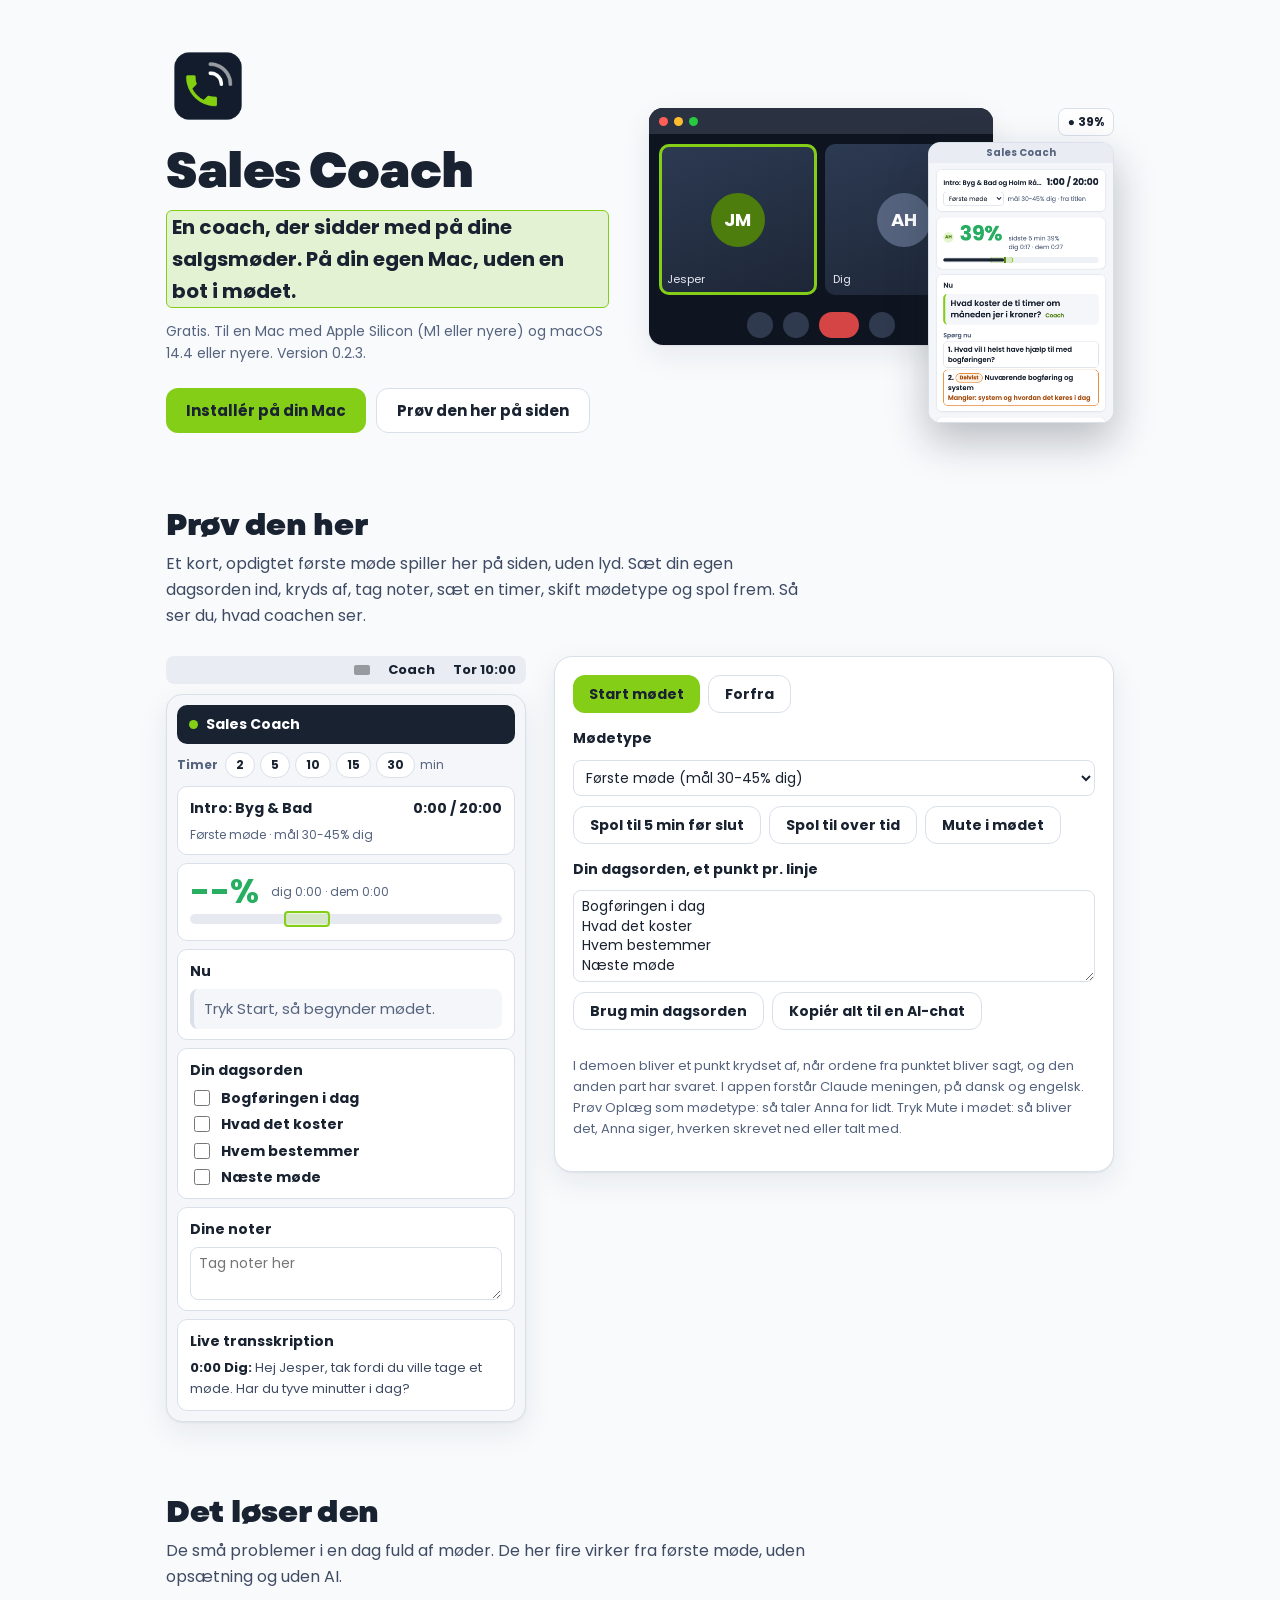
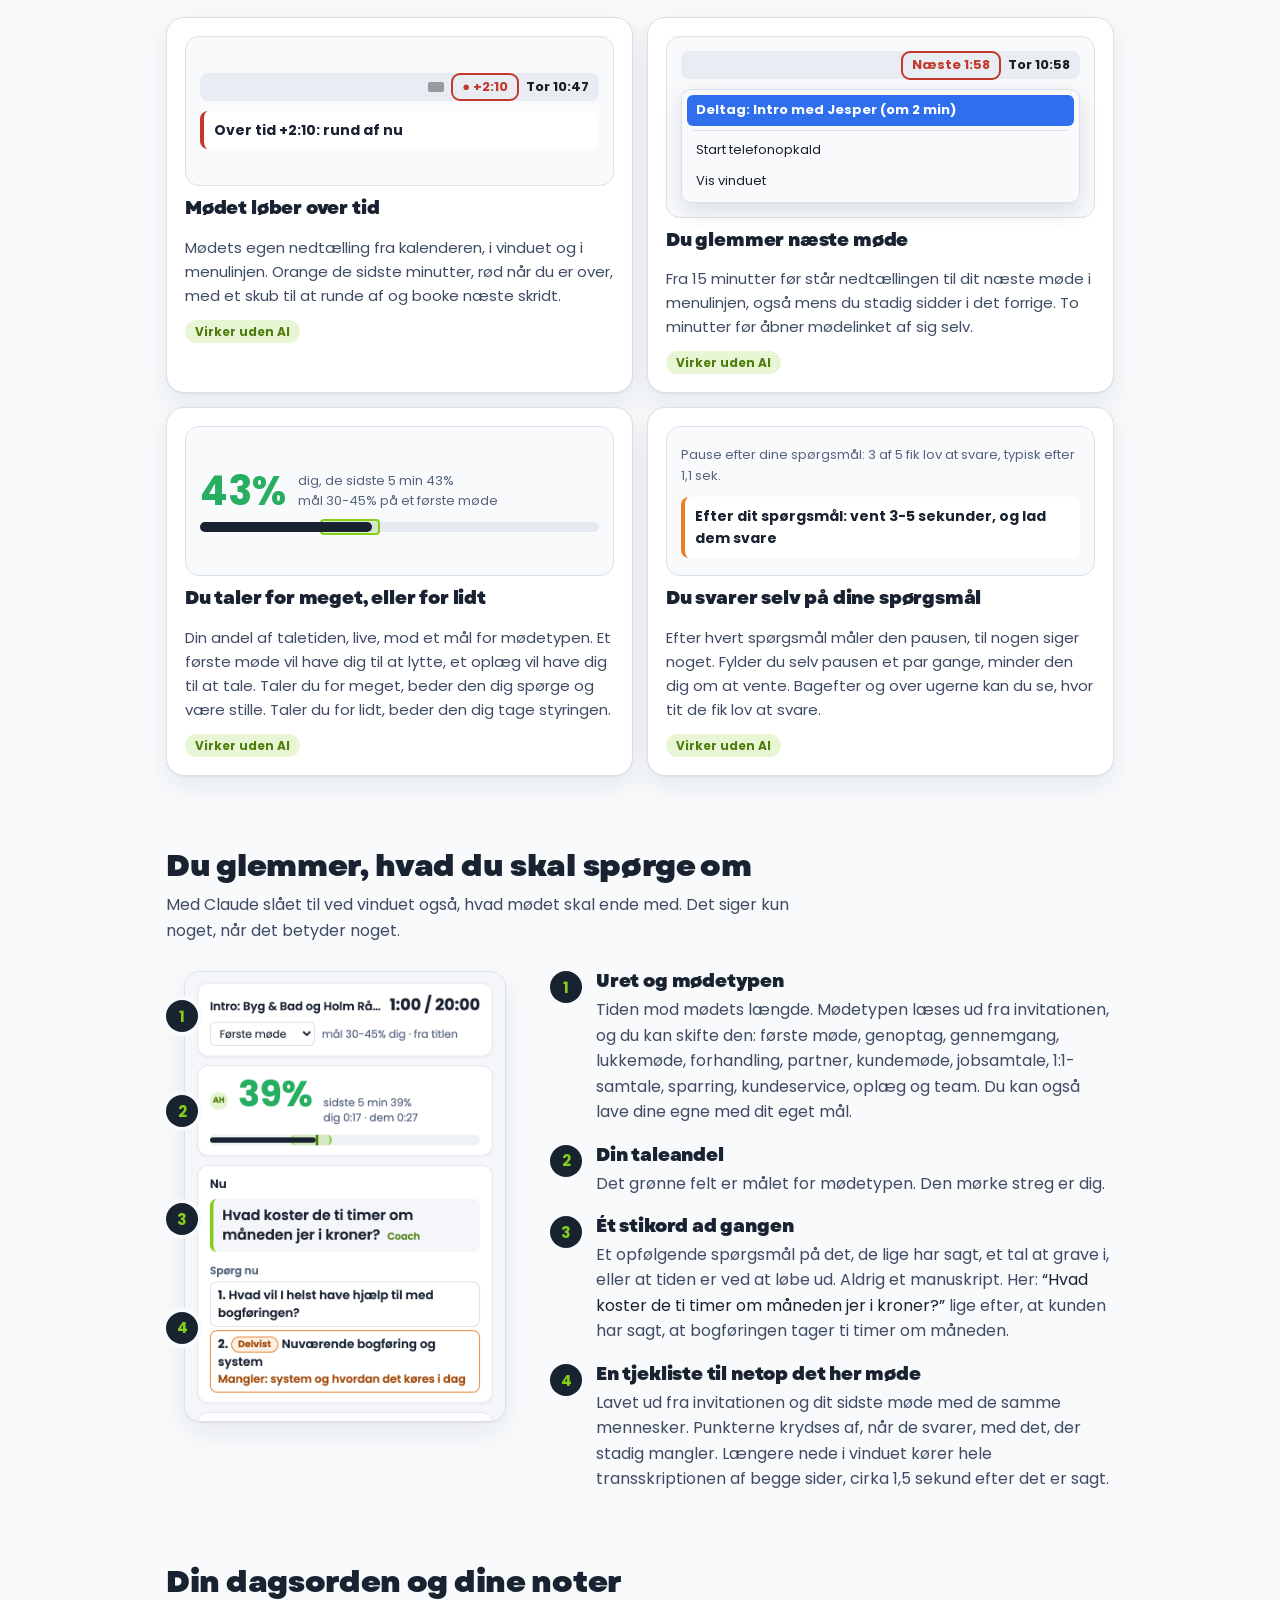
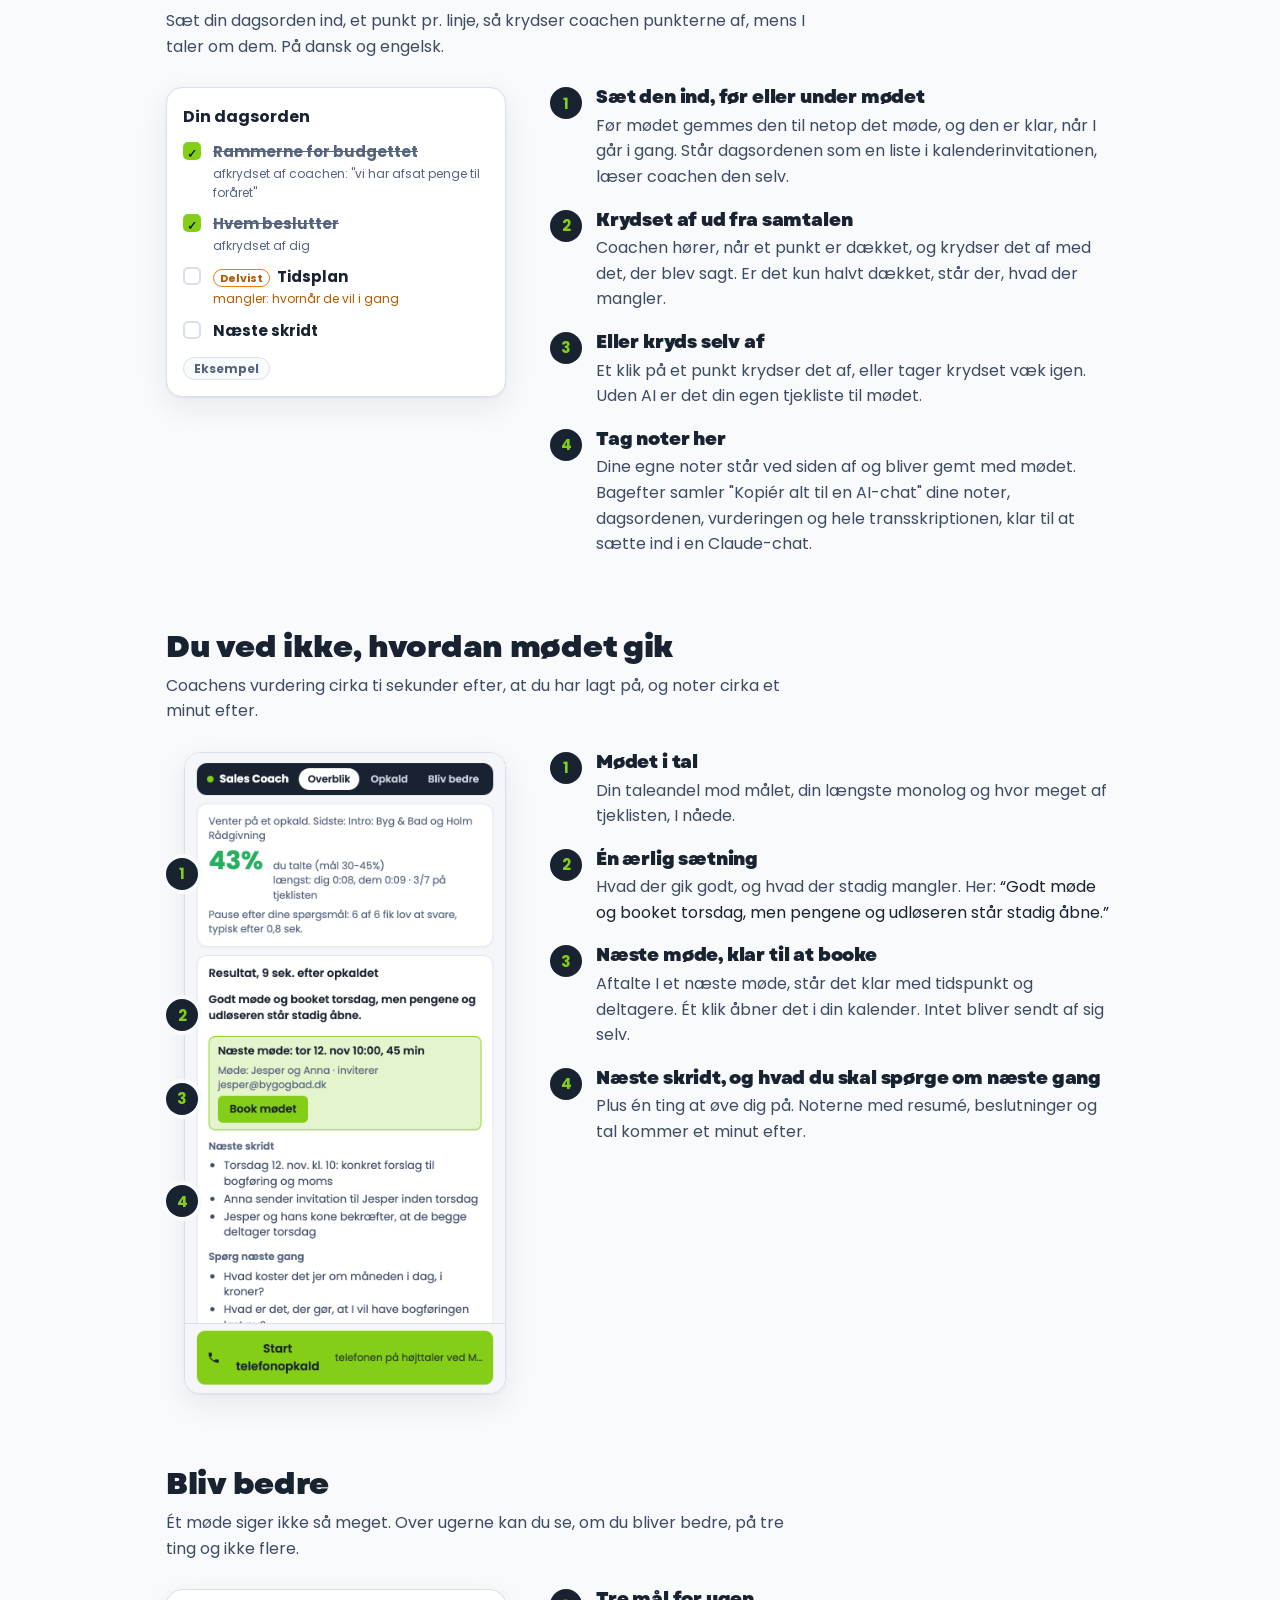
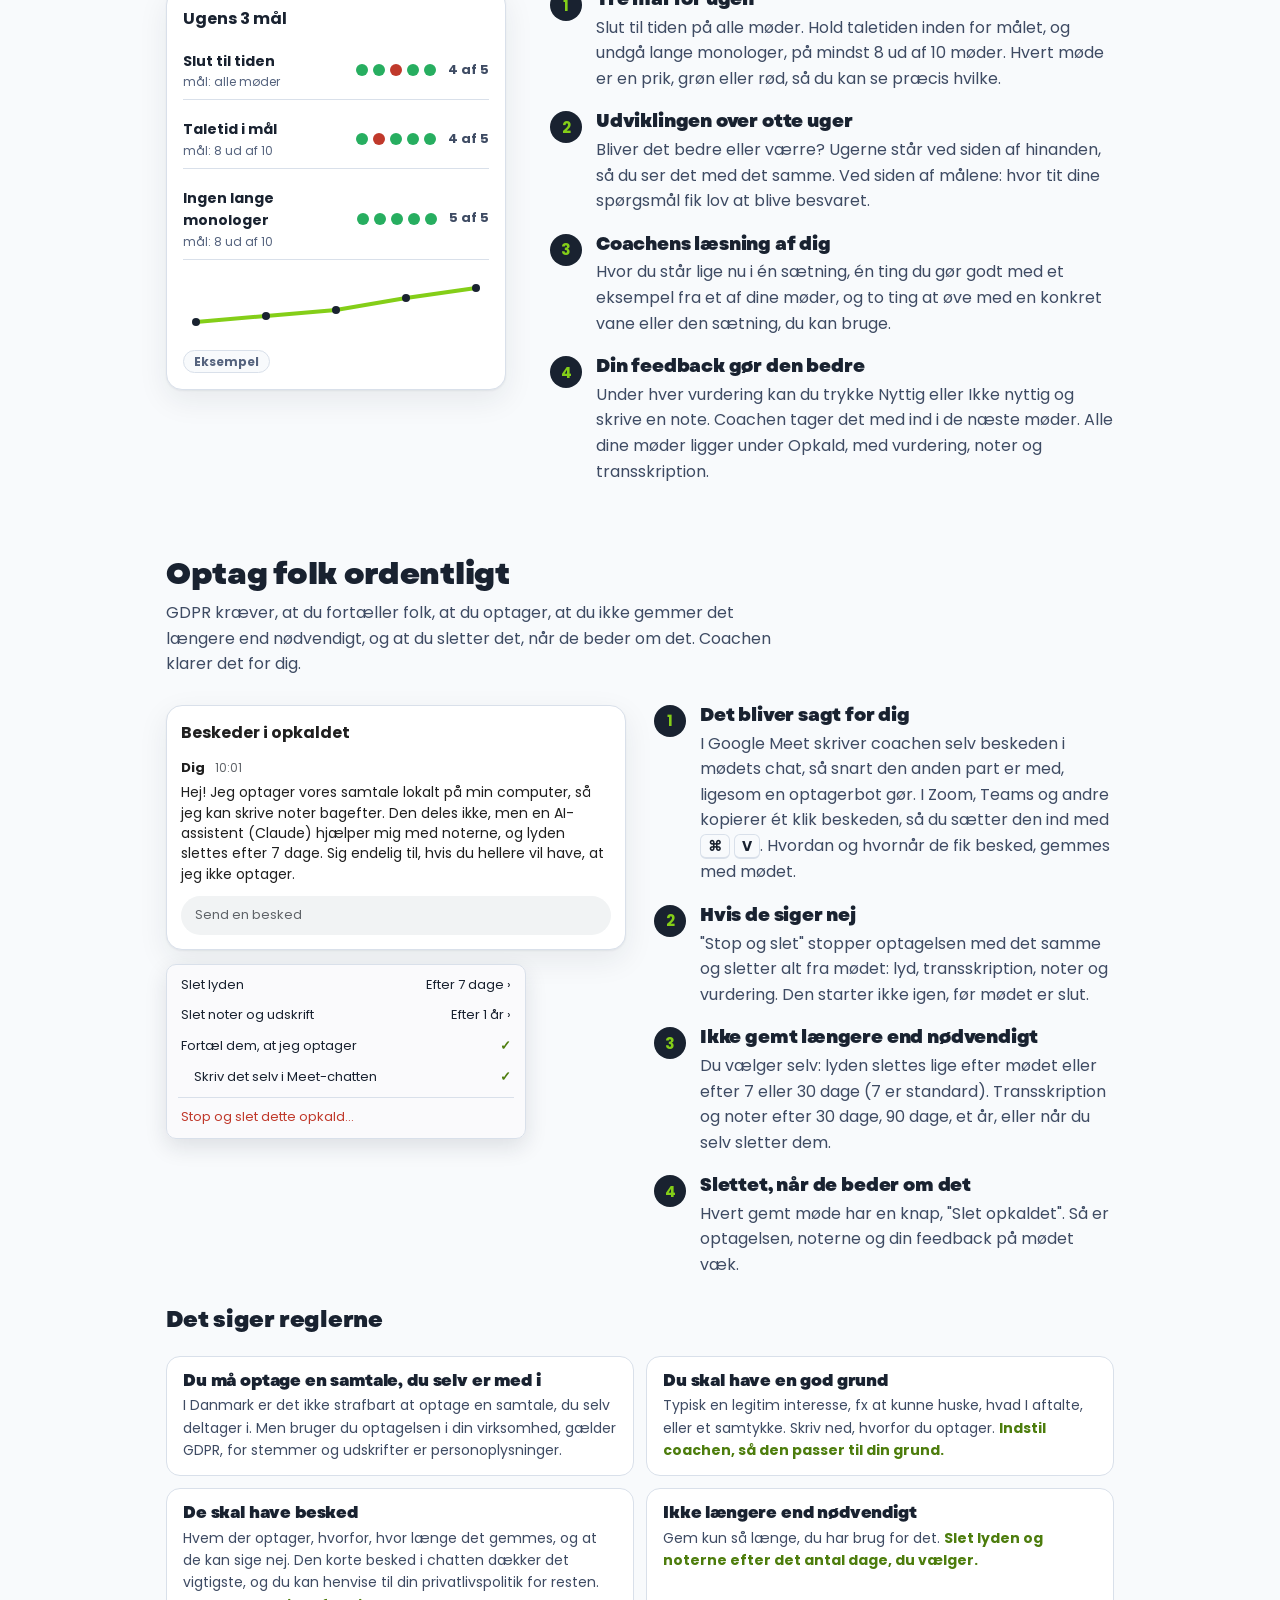
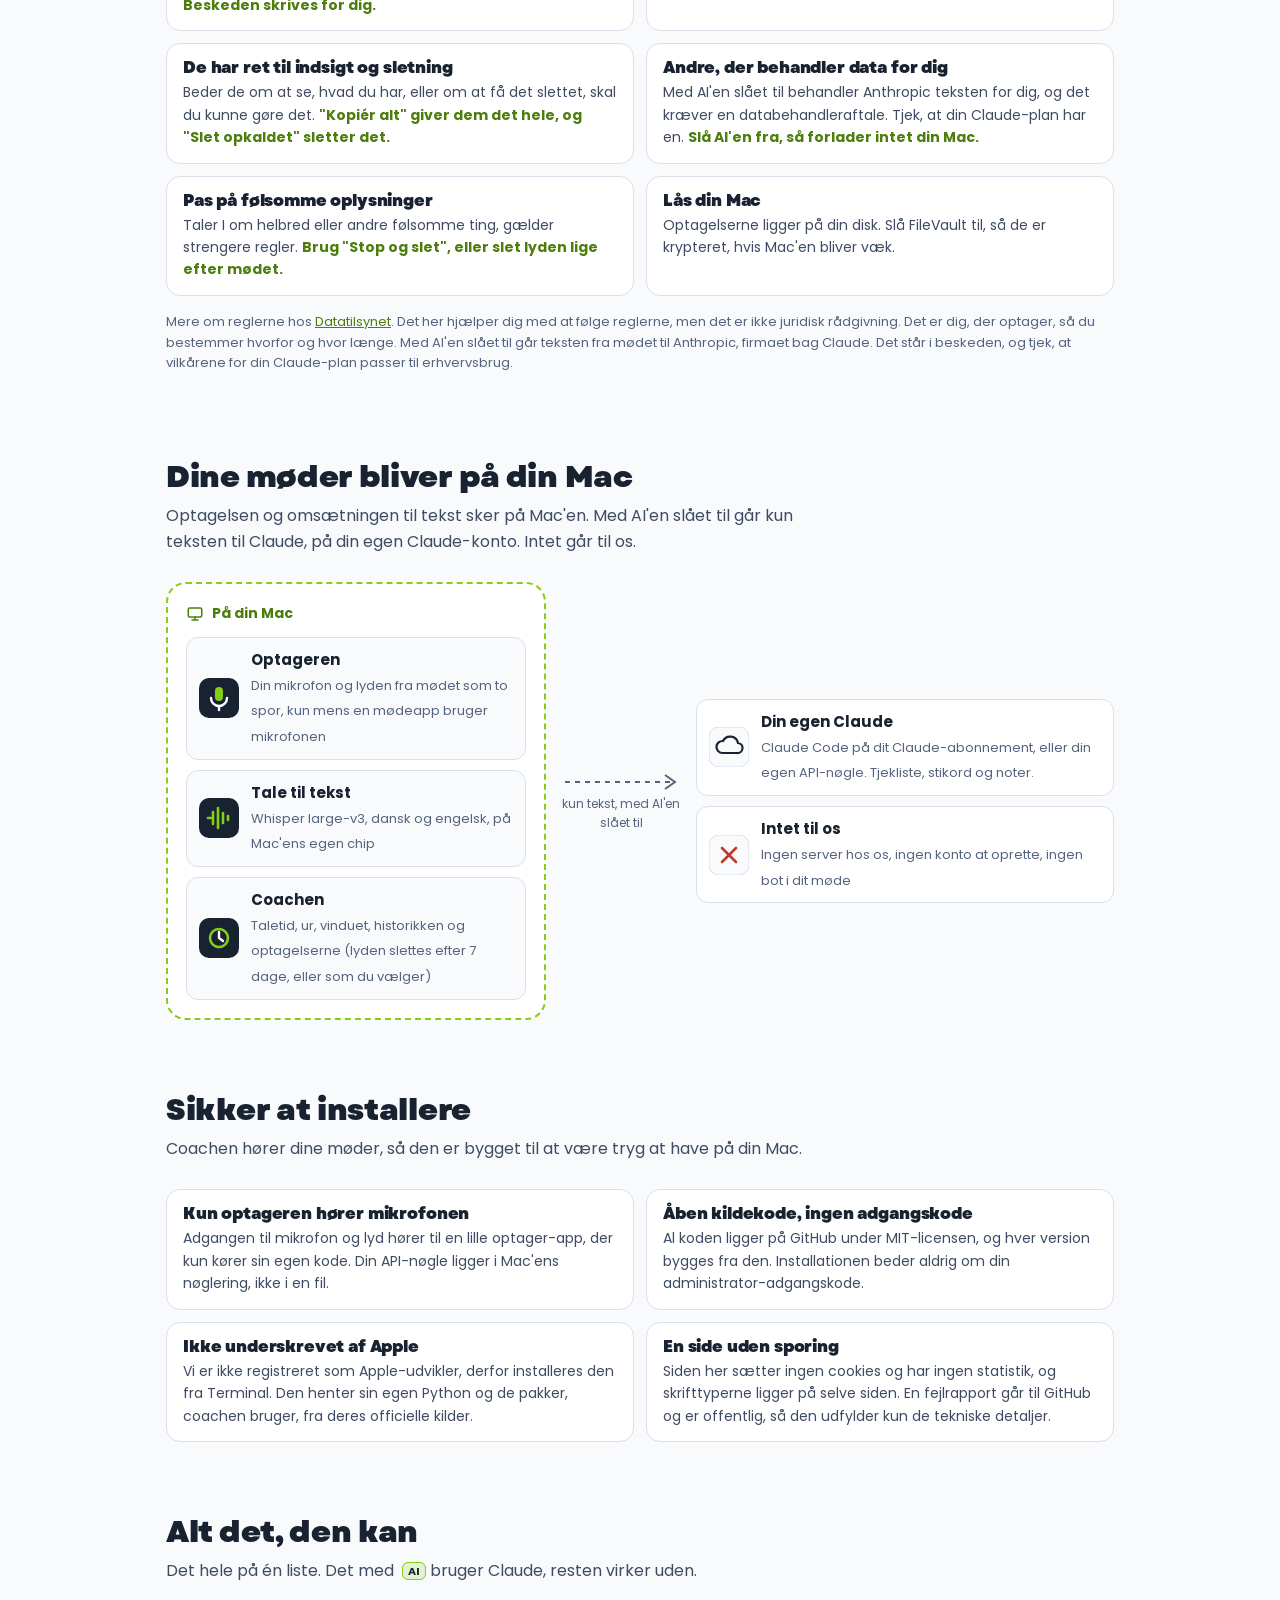
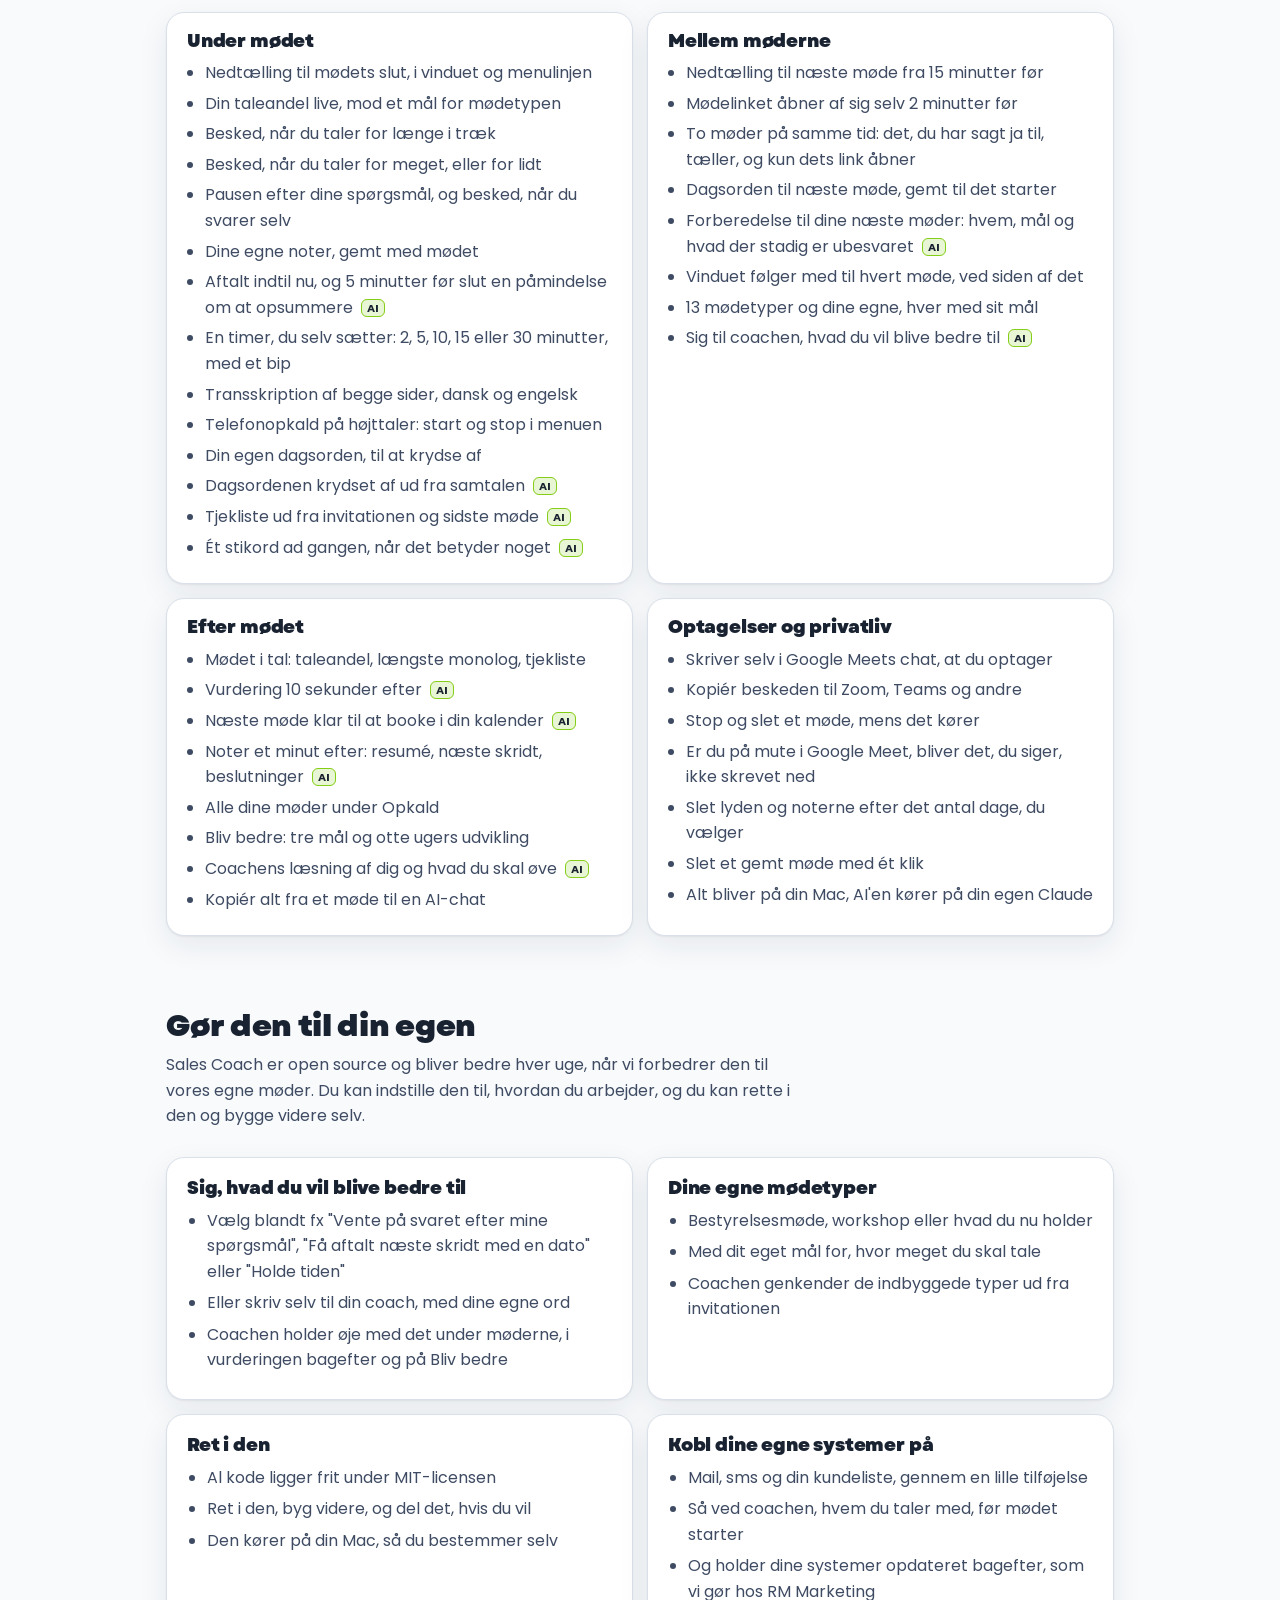
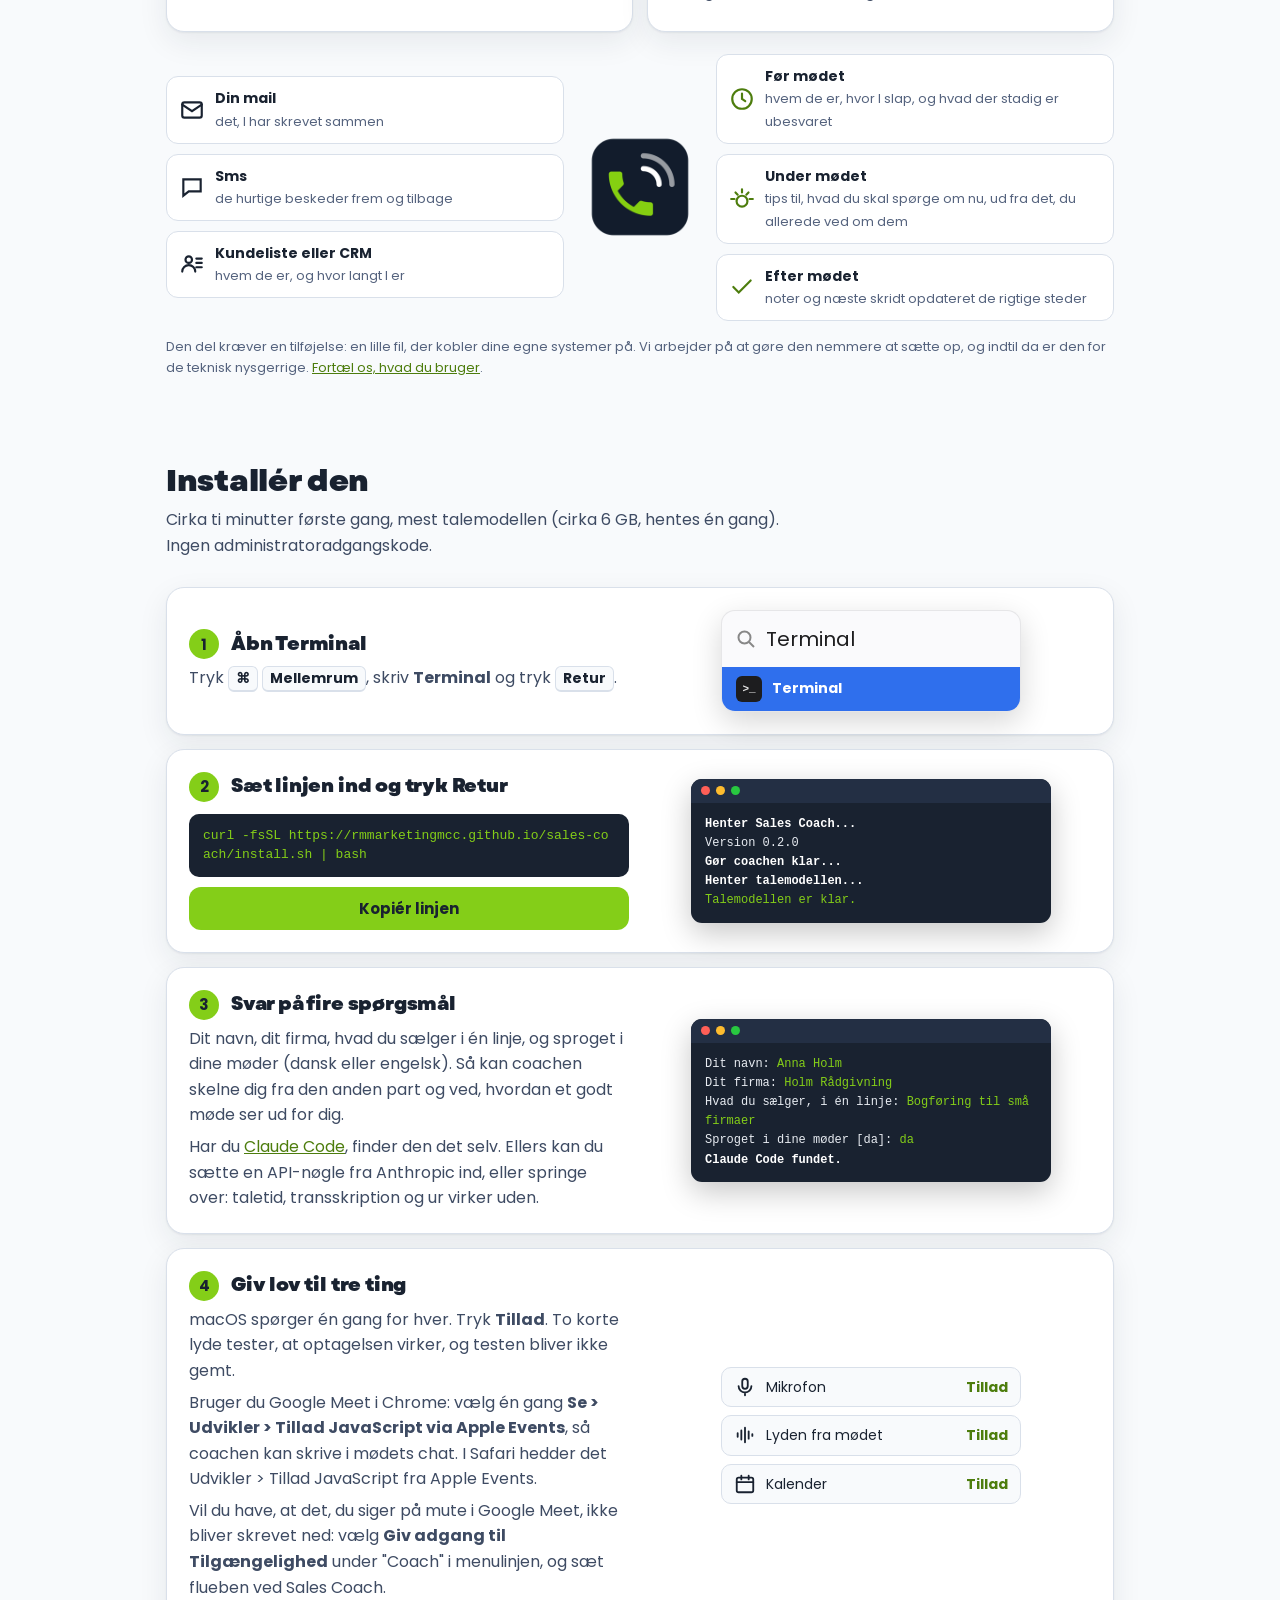
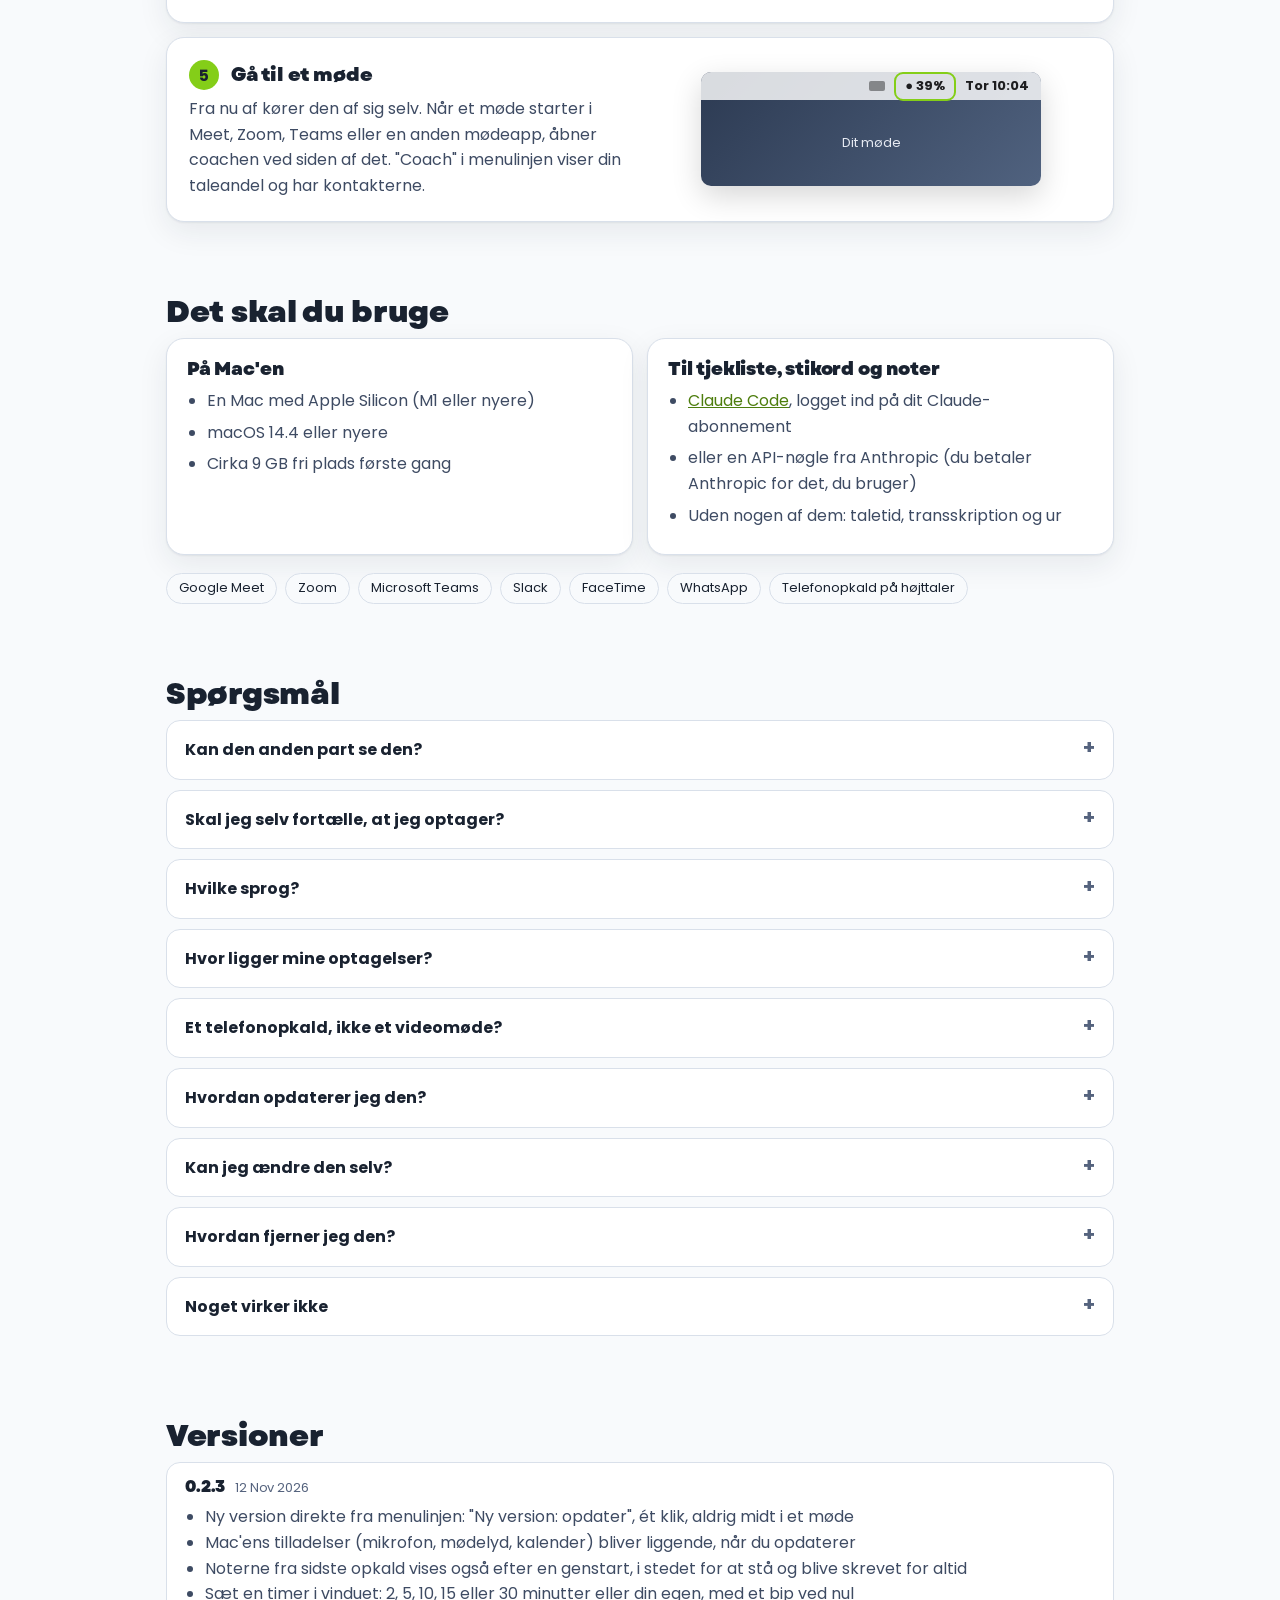
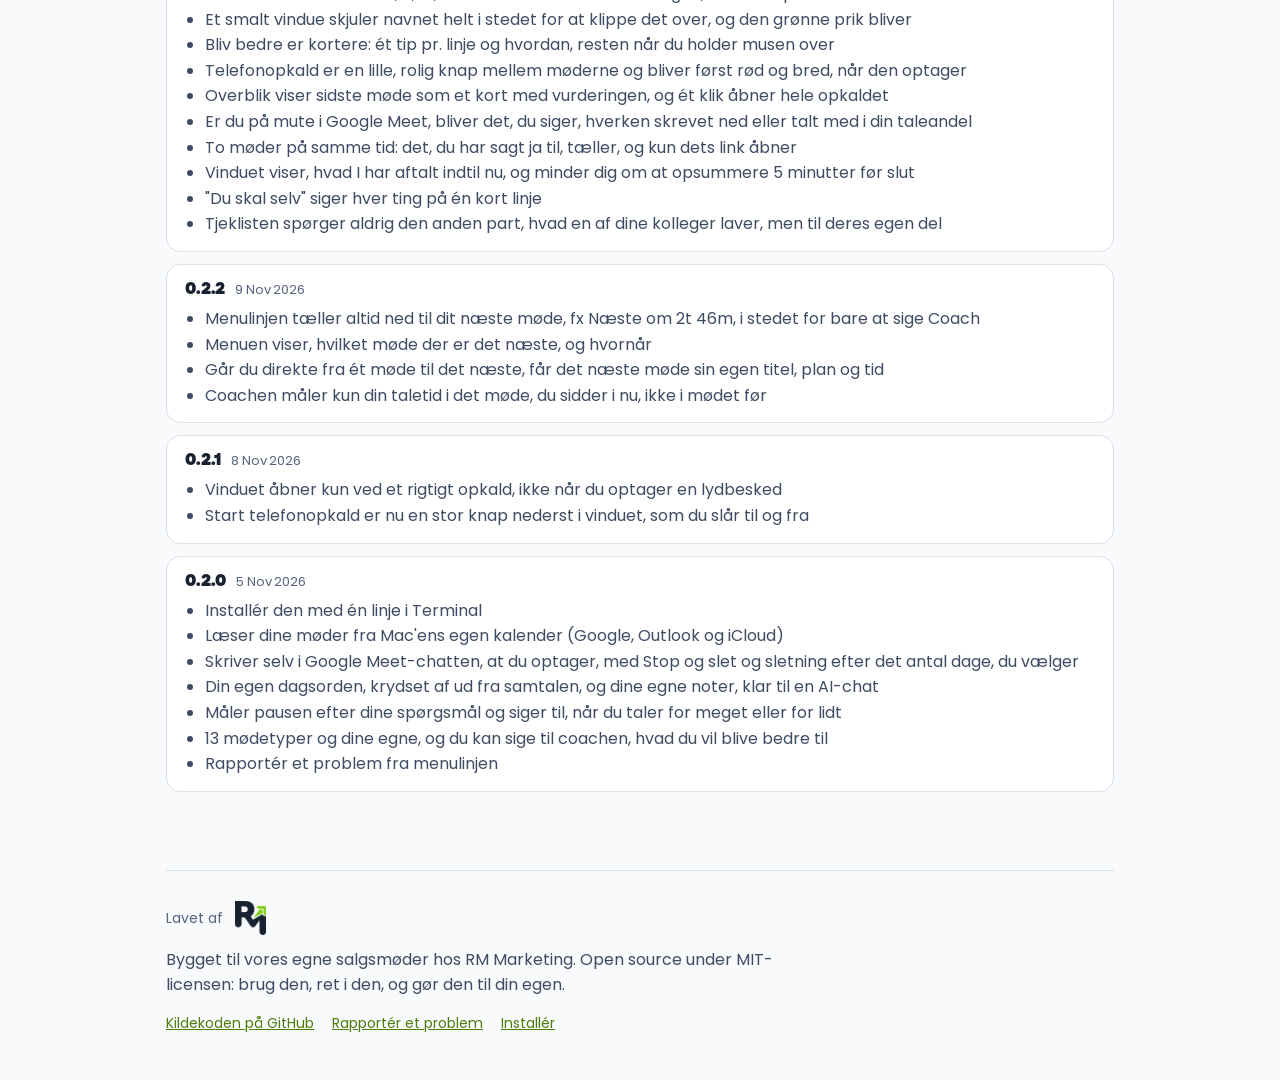
<file: docs/index.html>
<!doctype html>
<html lang="da">
<head>
<meta charset="utf-8">
<meta name="viewport" content="width=device-width, initial-scale=1">
<title>Sales Coach</title>
<meta name="description" content="En coach, der sidder med på dine salgsmøder. På din egen Mac, uden en bot i mødet.">
<meta property="og:title" content="Sales Coach">
<meta property="og:description" content="En coach, der sidder med på dine salgsmøder. På din egen Mac, uden en bot i mødet.">
<meta property="og:image" content="https://rmmarketingmcc.github.io/sales-coach/img/og.png">
<link rel="icon" href="img/favicon.png">
<style>/* Poppins from this site, not from Google: no visitor's address goes to a third party (SIL OFL 1.1, unmodified) */
@font-face{font-family:Poppins;font-weight:400 500;font-display:swap;src:url(brand/Poppins-Regular.ttf) format("truetype")}
@font-face{font-family:Poppins;font-weight:600 800;font-display:swap;src:url(brand/Poppins-Bold.ttf) format("truetype")}</style>
<link rel="stylesheet" href="brand/garet.css">
<style>
  :root {
    --bg: #F8FAFC;
    --card: #FFFFFF;
    --ink: #192230;
    --muted: #3E4B63;
    --faint: #55637E;
    --line: #D9E0EA;
    --lime: #84CE18;
    --lime-soft: rgba(132, 206, 24, 0.18);
    --green: #4d7d0d;
    --navy-2: #232F44;
    --shadow: 0 1px 2px rgba(25, 34, 48, 0.06), 0 10px 30px rgba(25, 34, 48, 0.08);
  }
  * { box-sizing: border-box; }
  html { -webkit-text-size-adjust: 100%; scroll-behavior: smooth; }
  body {
    margin: 0; background: var(--bg); color: var(--ink);
    font: 16px/1.6 Poppins, -apple-system, BlinkMacSystemFont, "Segoe UI", sans-serif;
    -webkit-font-smoothing: antialiased;
  }
  a { color: var(--green); }
  img { max-width: 100%; }
  .wrap { max-width: 980px; margin: 0 auto; padding: 0 16px; }
  h1, h2, h3 { font-family: Garet, Poppins, sans-serif; font-weight: 800; letter-spacing: -0.01em; line-height: 1.2; }
  h2 { font-size: 30px; margin: 0 0 8px; }
  h3 { font-size: 18px; margin: 0 0 4px; }
  .lead { color: var(--muted); margin: 0 0 28px; max-width: 640px; }
  section { padding: 64px 0 8px; }

  /* Hero */
  .hero { display: grid; grid-template-columns: 1fr 1.05fr; gap: 40px; align-items: center; padding: 44px 0 10px; }
  .hero .icon { width: 84px; height: 84px; display: block; }
  .hero h1 { font-size: 48px; margin: 14px 0 10px; }
  .hero .tag { font-size: 20px; margin: 0 0 12px; max-width: 460px; }
  .hero .meta { color: var(--faint); font-size: 14px; margin: 0; }
  .cta { display: flex; gap: 10px; flex-wrap: wrap; margin-top: 24px; }
  .btn {
    display: inline-flex; align-items: center; gap: 8px; text-decoration: none; border: 0; cursor: pointer;
    font: 600 15px/1 Poppins, sans-serif; padding: 14px 20px; border-radius: 12px;
  }
  .btn.primary { background: var(--lime); color: var(--ink); }
  .btn.ghost { background: var(--card); color: var(--ink); border: 1px solid var(--line); }
  .phone-note {
    display: none; margin-top: 16px; padding: 12px 14px; border-radius: 12px; background: var(--lime-soft); font-size: 15px;
  }
  .is-phone .phone-note { display: block; }

  /* The coach next to a call */
  .scene { position: relative; padding: 0 0 24px; }
  .call {
    border-radius: 14px; overflow: hidden; background: #0f1520; box-shadow: var(--shadow); width: 74%;
    aspect-ratio: 16 / 11; display: grid; grid-template-rows: 26px 1fr 40px;
  }
  .call .tb { background: #2a3140; display: flex; align-items: center; gap: 6px; padding: 0 10px; }
  .call .tb i { width: 9px; height: 9px; border-radius: 50%; display: block; }
  .call .tiles { display: grid; grid-template-columns: 1fr 1fr; gap: 8px; padding: 10px; }
  .call .tile { border-radius: 10px; background: linear-gradient(160deg, #2c3a52, #1d2636); position: relative; display: grid; place-items: center; }
  .call .tile .face { width: 54px; height: 54px; border-radius: 50%; display: grid; place-items: center; font: 700 18px Poppins, sans-serif; color: #fff; }
  .call .tile .who { position: absolute; left: 8px; bottom: 6px; color: #e6eaf2; font-size: 11px; }
  .call .tile.speaking { box-shadow: inset 0 0 0 3px var(--lime); }
  .call .ctrl { display: flex; justify-content: center; align-items: center; gap: 10px; }
  .call .ctrl span { width: 26px; height: 26px; border-radius: 50%; background: #2f3a4f; display: block; }
  .call .ctrl span.end { background: #d64545; width: 40px; border-radius: 13px; }
  .scene .coach {
    position: absolute; right: 0; top: 34px; width: 40%; border-radius: 12px; overflow: hidden;
    box-shadow: 0 18px 40px rgba(25, 34, 48, 0.28); border: 1px solid var(--line); background: var(--card);
  }
  .scene .coach .wt { height: 20px; background: #e9edf3; display: flex; align-items: center; justify-content: center; font-size: 10px; color: var(--faint); font-weight: 600; }
  .scene .coach img { display: block; width: 100%; }
  .scene .menubar {
    position: absolute; right: 0; top: 0; display: flex; gap: 10px; align-items: center; font-size: 12px; font-weight: 600;
    background: rgba(255, 255, 255, 0.9); border: 1px solid var(--line); border-radius: 8px; padding: 3px 9px; color: var(--ink);
  }

  /* Annotated screenshots */
  .shot-row { display: grid; grid-template-columns: 340px 1fr; gap: 44px; align-items: start; }
  .shot { position: relative; margin: 0 0 0 18px; }
  .shot img { display: block; width: 100%; height: auto; border-radius: 16px; box-shadow: var(--shadow); border: 1px solid var(--line); }
  .pin {
    position: absolute; left: -18px; width: 32px; height: 32px; margin-top: -16px; border-radius: 50%;
    background: var(--ink); color: var(--lime); display: grid; place-items: center; font: 700 15px Poppins, sans-serif;
    box-shadow: 0 0 0 4px var(--bg);
  }
  .points { list-style: none; margin: 0; padding: 0; display: grid; gap: 20px; }
  .points li { display: grid; grid-template-columns: 32px 1fr; gap: 14px; }
  .points .n {
    width: 32px; height: 32px; border-radius: 50%; background: var(--ink); color: var(--lime);
    display: grid; place-items: center; font: 700 15px Poppins, sans-serif;
  }
  .points p { margin: 0; color: var(--muted); }
  .points q { color: var(--ink); font-weight: 500; }

  /* Flow: what stays on the Mac */
  .flow { display: grid; grid-template-columns: 1fr auto 1.1fr; gap: 0; align-items: center; }
  .mac {
    border: 2px dashed var(--lime); border-radius: 20px; padding: 18px; background: var(--card);
    display: grid; gap: 10px; position: relative;
  }
  .mac .label { font-weight: 700; font-size: 14px; color: var(--green); margin-bottom: 2px; display: flex; gap: 8px; align-items: center; }
  .node { display: grid; grid-template-columns: 40px 1fr; gap: 12px; align-items: center; padding: 10px 12px; border-radius: 12px; background: var(--bg); border: 1px solid var(--line); }
  .node svg { width: 40px; height: 40px; }
  .node b { display: block; font-size: 15px; }
  .node span { font-size: 13px; color: var(--faint); }
  .arrow { display: grid; justify-items: center; padding: 0 14px; font-size: 12px; color: var(--faint); text-align: center; width: 150px; }
  .arrow svg { width: 120px; height: 24px; }
  .cloud { display: grid; gap: 10px; }
  .cloud .node { background: var(--card); }

  /* Install */
  .steps { display: grid; gap: 14px; counter-reset: step; }
  .step {
    display: grid; grid-template-columns: 1fr 1fr; gap: 22px; align-items: center;
    background: var(--card); border-radius: 18px; padding: 22px; box-shadow: var(--shadow); border: 1px solid var(--line);
  }
  .step h3 { display: flex; align-items: center; gap: 12px; font-size: 19px; }
  .step h3::before {
    counter-increment: step; content: counter(step); flex: none; width: 30px; height: 30px; border-radius: 50%;
    display: grid; place-items: center; background: var(--lime); color: var(--ink); font: 700 15px Poppins, sans-serif;
  }
  .step p { margin: 6px 0 0; color: var(--muted); }
  kbd {
    display: inline-block; min-width: 24px; padding: 0 7px; border-radius: 6px; text-align: center; background: var(--bg);
    border: 1px solid var(--line); border-bottom-width: 2px; font: 600 14px/1.6 Poppins, sans-serif; color: var(--ink);
  }
  .cmd code {
    display: block; margin-top: 12px; padding: 12px 14px; border-radius: 10px; background: var(--ink); color: var(--lime);
    font: 13px/1.5 ui-monospace, "SF Mono", Menlo, monospace; word-break: break-all; user-select: all;
  }
  .cmd .btn { margin-top: 10px; width: 100%; justify-content: center; }
  .mock { display: grid; place-items: center; }
  .spot {
    width: 100%; max-width: 300px; border-radius: 14px; background: #fafafc; color: #1d1d1f; overflow: hidden;
    box-shadow: 0 10px 30px rgba(0, 0, 0, 0.16); border: 1px solid rgba(0, 0, 0, 0.08);
  }
  .spot .q { display: flex; align-items: center; gap: 10px; padding: 12px 14px; font-size: 20px; }
  .spot .hit { display: flex; align-items: center; gap: 10px; padding: 9px 14px; background: #2f6fed; color: #fff; font-size: 14px; font-weight: 600; }
  .tilei { width: 26px; height: 26px; border-radius: 6px; background: #1d1d1f; color: #e5e5e5; display: grid; place-items: center; font: 700 11px ui-monospace, Menlo, monospace; }
  .term {
    width: 100%; max-width: 360px; border-radius: 11px; background: var(--ink); color: #e8ecf2; overflow: hidden;
    box-shadow: 0 10px 30px rgba(0, 0, 0, 0.22); font: 12px/1.6 ui-monospace, "SF Mono", Menlo, monospace;
  }
  .term .tb { height: 24px; background: var(--navy-2); display: flex; gap: 6px; align-items: center; padding: 0 10px; }
  .term .tb i, .call .tb i { width: 9px; height: 9px; border-radius: 50%; display: block; }
  .term pre { margin: 0; padding: 12px 14px; white-space: pre-wrap; }
  .term .b { color: #fff; font-weight: 700; }
  .term .ok { color: var(--lime); }
  .dialog {
    width: 100%; max-width: 270px; border-radius: 14px; background: #f3f3f5; color: #1d1d1f; padding: 18px 16px 14px;
    text-align: center; box-shadow: 0 12px 34px rgba(0, 0, 0, 0.2); font-size: 13px;
  }
  .dialog img { width: 46px; height: 46px; }
  .dialog b { display: block; margin: 8px 0 6px; font-size: 13px; }
  .dialog p { margin: 0 0 12px; color: #4a4a4f; font-size: 12px; line-height: 1.45; }
  .dialog .row { display: grid; grid-template-columns: 1fr 1fr; gap: 8px; }
  .dialog .row span { padding: 6px; border-radius: 7px; background: #fff; border: 1px solid #ddd; font-weight: 500; }
  .dialog .row span.go { background: #2f6fed; border-color: #2f6fed; color: #fff; }
  .three { display: grid; gap: 8px; width: 100%; max-width: 300px; }
  .three div { display: flex; gap: 10px; align-items: center; background: var(--bg); border: 1px solid var(--line); border-radius: 10px; padding: 8px 12px; font-size: 14px; }
  .three svg { width: 22px; height: 22px; flex: none; }
  .three .ok { margin-left: auto; color: var(--green); font-weight: 700; }
  .bar {
    width: 100%; max-width: 340px; border-radius: 10px; overflow: hidden; box-shadow: 0 10px 30px rgba(0, 0, 0, 0.16);
    background: linear-gradient(135deg, #2c3a52, #50627f);
  }
  .bar .strip { display: flex; justify-content: flex-end; align-items: center; gap: 12px; height: 28px; padding: 0 12px; background: rgba(255, 255, 255, 0.82); font-size: 13px; font-weight: 600; color: #1d1d1f; }
  .bar .strip .grey { width: 16px; height: 10px; border-radius: 2px; background: rgba(0, 0, 0, 0.4); }
  .bar .strip .me { padding: 1px 8px; border-radius: 6px; outline: 2px solid var(--lime); outline-offset: 1px; }
  .bar .desk { height: 86px; display: grid; place-items: center; color: #e6eaf2; font-size: 13px; }

  /* Problems it fixes */
  .problems { display: grid; grid-template-columns: repeat(2, 1fr); gap: 14px; }
  .prob { background: var(--card); border: 1px solid var(--line); border-radius: 18px; padding: 18px; box-shadow: var(--shadow); display: grid; gap: 12px; align-content: start; }
  .prob p { margin: 0; color: var(--muted); font-size: 15px; }
  .prob .vis { background: var(--bg); border: 1px solid var(--line); border-radius: 14px; padding: 14px; min-height: 150px; display: grid; gap: 10px; align-content: center; }
  .noai { justify-self: start; font-size: 12px; font-weight: 600; color: var(--green); background: var(--lime-soft); border-radius: 999px; padding: 2px 10px; }
  .needai { justify-self: start; font-size: 12px; font-weight: 600; color: var(--faint); background: var(--bg); border: 1px solid var(--line); border-radius: 999px; padding: 1px 10px; }
  .mbar { display: flex; justify-content: flex-end; align-items: center; gap: 10px; height: 28px; padding: 0 10px; border-radius: 8px; background: #e9edf3; font-size: 13px; font-weight: 600; color: #1d1d1f; }
  .mbar .grey { width: 16px; height: 10px; border-radius: 2px; background: rgba(0, 0, 0, 0.35); }
  .pill { padding: 1px 8px; border-radius: 6px; }
  .pill.red { color: #c0392b; outline: 2px solid #c0392b; outline-offset: 1px; }
  .pill.orange { color: #b35a00; outline: 2px solid #E67E22; outline-offset: 1px; }
  .cuebox { font-weight: 600; font-size: 14px; padding: 8px 10px; border-radius: 8px; background: var(--card); border-left: 4px solid #c0392b; }
  .menu { background: rgba(250, 250, 252, 0.98); border: 1px solid var(--line); border-radius: 10px; padding: 5px; box-shadow: 0 8px 22px rgba(25, 34, 48, 0.12); font-size: 13px; }
  .menu .mi { padding: 5px 9px; border-radius: 6px; display: flex; justify-content: space-between; gap: 10px; }
  .menu .mi.hi { background: #2f6fed; color: #fff; font-weight: 600; }
  .menu .mi .ck { color: var(--green); font-weight: 700; }
  .menu .sep { height: 1px; background: var(--line); margin: 4px 6px; }
  .talk { display: flex; align-items: center; gap: 12px; }
  .talk b { font: 800 40px Poppins, sans-serif; color: #27AE60; line-height: 1; }
  .talk span { font-size: 13px; color: var(--faint); }
  .meter { position: relative; height: 10px; border-radius: 5px; background: #e6eaf0; }
  .meter .band { position: absolute; top: -3px; bottom: -3px; left: 30%; width: 15%; border: 2px solid var(--lime); background: var(--lime-soft); border-radius: 4px; }
  .meter .fill { position: absolute; left: 0; top: 0; bottom: 0; width: 43%; background: var(--ink); border-radius: 5px; }

  /* GDPR */
  .gdpr { display: grid; grid-template-columns: 1fr 1fr; gap: 28px; align-items: start; }
  .gdpr .cardimg { width: 100%; height: auto; display: block; border-radius: 14px; box-shadow: var(--shadow); }
  .gdpr .switches { margin-top: 14px; max-width: 360px; }
  .small { font-size: 13px; color: var(--faint); margin-top: 16px; }

  /* Advanced: your own systems */
  .hub { display: grid; grid-template-columns: 1fr auto 1fr; gap: 16px; align-items: center; }
  .hub .col { display: grid; gap: 10px; }
  .hub .center { width: 120px; height: 120px; border-radius: 28px; display: grid; place-items: center; }
  .hub .center img { width: 120px; height: 120px; }
  .src { display: flex; gap: 10px; align-items: center; background: var(--card); border: 1px solid var(--line); border-radius: 12px; padding: 10px 12px; font-size: 14px; }
  .src svg { width: 26px; height: 26px; flex: none; }
  .src b { display: block; }
  .src span { color: var(--faint); font-size: 13px; }

  /* What's new */
  .news { display: grid; gap: 12px; }
  .news .v { background: var(--card); border: 1px solid var(--line); border-radius: 14px; padding: 14px 18px; }
  .news .v h3 { font-size: 16px; display: flex; gap: 10px; align-items: baseline; }
  .news .v h3 span { font: 500 13px Poppins, sans-serif; color: var(--faint); }
  .news ul { margin: 6px 0 0; padding-left: 20px; color: var(--muted); }

  /* your agenda, Bliv bedre, the Meet chat, everything it does */
  .agmock, .growth { background: var(--card); border: 1px solid var(--line); border-radius: 16px; box-shadow: var(--shadow); padding: 16px; display: grid; gap: 10px; align-content: start; }
  .ag { display: grid; grid-template-columns: 20px 1fr; gap: 10px; font-weight: 600; font-size: 15px; }
  .ag .box { width: 18px; height: 18px; border-radius: 5px; border: 2px solid var(--line); display: grid; place-items: center; font-size: 12px; color: var(--ink); margin-top: 2px; }
  .ag.done .box { background: var(--lime); border-color: var(--lime); }
  .ag.done > div { color: var(--faint); }
  .ag.done > div::first-line { text-decoration: line-through; }
  .ag small { display: block; font-weight: 400; font-size: 12px; color: var(--faint); text-decoration: none; }
  .ag.part small { color: #b35a00; }
  .dl { font-size: 11px; font-weight: 700; color: #b35a00; border: 1px solid #E67E22; border-radius: 999px; padding: 0 6px; margin-right: 4px; }
  .goal { display: grid; grid-template-columns: 1fr auto auto; gap: 12px; align-items: center; padding: 8px 0; border-bottom: 1px solid var(--line); }
  .goal .gl { display: block; font-weight: 600; font-size: 14px; }
  .goal .gt { display: block; font-size: 12px; color: var(--faint); }
  .dots { display: flex; gap: 5px; }
  .dots i { width: 12px; height: 12px; border-radius: 50%; display: block; }
  .dots i.ok { background: #27AE60; }
  .dots i.no { background: #c0392b; }
  .goal .gr { font-size: 13px; font-weight: 600; color: var(--muted); }
  .trend { width: 100%; height: 70px; }
  .chat { background: #fff; border: 1px solid var(--line); border-radius: 16px; box-shadow: var(--shadow); padding: 14px; font-size: 14px; color: #1f1f1f; }
  .chat .ch { font-weight: 600; font-size: 16px; margin-bottom: 10px; }
  .chat .msg b { font-size: 13px; }
  .chat .msg span { font-size: 12px; color: #5f6368; margin-left: 6px; }
  .chat .msg p { margin: 4px 0 12px; line-height: 1.45; }
  .chat .in { border-radius: 999px; background: #f1f3f4; padding: 9px 14px; color: #5f6368; font-size: 13px; }
  .all { display: grid; grid-template-columns: repeat(2, 1fr); gap: 14px; }
  .all > div { background: var(--card); border: 1px solid var(--line); border-radius: 18px; padding: 18px 20px; box-shadow: var(--shadow); }
  .all ul { margin: 8px 0 0; padding-left: 18px; color: var(--muted); }
  .all li { margin: 5px 0; }
  .tag { font-size: 11px; font-weight: 700; color: var(--ink); background: var(--lime-soft); border: 1px solid var(--lime); border-radius: 6px; padding: 0 5px; margin-left: 4px; vertical-align: 1px; }

  /* Prøv den her: a copy of the window, played on the page */
  .demo { display: grid; grid-template-columns: 360px 1fr; gap: 28px; align-items: start; }
  .dleft { display: grid; gap: 10px; }
  .dmenubar { display: flex; justify-content: flex-end; align-items: center; gap: 10px; height: 28px; padding: 0 10px; border-radius: 8px; background: #e9edf3; font-size: 13px; font-weight: 600; }
  .dgrey { width: 16px; height: 10px; border-radius: 2px; background: rgba(0, 0, 0, 0.35); }
  .dpill { padding: 1px 8px; border-radius: 6px; }
  .dpill.warn { color: #b35a00; outline: 2px solid #E67E22; }
  .dpill.crit { color: #c0392b; outline: 2px solid #c0392b; }
  .dwin { background: #F5F6FA; border: 1px solid var(--line); border-radius: 16px; padding: 10px; display: grid; gap: 8px; box-shadow: var(--shadow); font-size: 14px; }
  .dhead { display: flex; align-items: center; gap: 8px; background: var(--ink); color: #fff; border-radius: 10px; padding: 8px 12px; font-weight: 700; }
  .ddot { width: 9px; height: 9px; border-radius: 50%; background: var(--lime); }
  .dcard { background: #fff; border: 1px solid var(--line); border-radius: 10px; padding: 10px 12px; display: grid; gap: 6px; }
  .drow { display: flex; justify-content: space-between; gap: 10px; }
  .dclock { font-weight: 800; font-variant-numeric: tabular-nums; }
  .dclock.warn, .dcue.warn { color: #b35a00; }
  .dclock.crit, .dcue.crit { color: #c0392b; }
  .dsub { color: var(--faint); font-size: 12px; }
  .dtalk { display: flex; align-items: center; gap: 12px; }
  .dtalk b { font: 800 34px Poppins, sans-serif; line-height: 1; }
  .dtalk b.ok { color: #27AE60; } .dtalk b.warn { color: #E67E22; } .dtalk b.crit { color: #c0392b; }
  .dbar { position: relative; height: 10px; border-radius: 5px; background: #e6eaf0; }
  .dband { position: absolute; top: -3px; bottom: -3px; border: 2px solid var(--lime); background: var(--lime-soft); border-radius: 4px; }
  .dfill { position: absolute; left: 0; top: 0; bottom: 0; background: var(--ink); border-radius: 5px; transition: width .3s; }
  .dcue { font-weight: 600; font-size: 15px; padding: 8px 10px; border-radius: 8px; background: #F5F6FA; border-left: 4px solid var(--lime); }
  .dcue.calm { font-weight: 400; color: var(--faint); border-left-color: var(--line); }
  .dcue.talk { border-left-color: #E67E22; }
  .dcue.warn { border-left-color: #E67E22; } .dcue.crit { border-left-color: #c0392b; }
  .dsrc { font-size: 11px; color: var(--green); font-weight: 700; margin-left: 4px; }
  .dag { list-style: none; margin: 0; padding: 0; display: grid; gap: 4px; }
  .dag label { display: flex; gap: 8px; align-items: center; font-weight: 600; cursor: pointer; }
  .dag input { accent-color: #4d7d0d; width: 16px; height: 16px; }
  .dag li.done span { color: var(--faint); text-decoration: line-through; }
  .dag small { display: block; margin-left: 24px; color: var(--faint); font-size: 11px; }
  .dwin textarea, .dctl textarea, .dctl select { width: 100%; font: 14px/1.4 Poppins, sans-serif; border: 1px solid var(--line); border-radius: 8px; padding: 6px 8px; background: #fff; color: var(--ink); }
  .dlines { display: grid; gap: 4px; font-size: 13px; color: var(--muted); }
  .dlines b { color: var(--ink); }
  .dres { border-color: var(--lime); }
  .dres[hidden] { display: none; }
  .dverdict { font-weight: 700; margin: 0; }
  .dbook { display: grid; gap: 2px; background: var(--lime-soft); border: 1px solid var(--lime); border-radius: 8px; padding: 8px 10px; }
  .dmute { font-size: 11px; font-weight: 600; padding: 1px 8px; border-radius: 999px; background: #FDF1E6; border: 1px solid #E67E22; color: #A34A0B; margin-right: 4px; }
  .dmute[hidden] { display: none; }
  .dcard[hidden], .dnudge[hidden] { display: none; }
  .dnudge { background: #FDF1E6; border: 1px solid #E67E22; color: #A34A0B; border-radius: 8px; padding: 6px 9px; font-weight: 600; font-size: 13px; }
  .dagreed { margin: 0; padding-left: 18px; display: grid; gap: 2px; color: var(--muted); font-size: 13px; }
  /* the timer you set yourself, as in the window */
  .dtimer { display: flex; align-items: center; gap: 5px; flex-wrap: wrap; font-size: 12px; color: var(--faint); }
  .dtimer b { margin-right: 2px; }
  .dtimer button { font: 600 12px Poppins, sans-serif; border: 1px solid var(--line); background: #fff; color: var(--ink); border-radius: 999px; padding: 3px 10px; cursor: pointer; }
  .dtimer button:hover { border-color: var(--lime); }
  .dtimer .dtleft { font: 800 22px Poppins, sans-serif; line-height: 1; color: var(--ink); font-variant-numeric: tabular-nums; }
  .dtimer .dtlbl { margin-right: auto; font-weight: 600; }
  .dtimer.warn .dtleft { color: #b35a00; }
  .dtimer.over { background: #c0392b; border-radius: 10px; padding: 6px 10px; }
  .dtimer.over .dtleft, .dtimer.over .dtlbl { color: #fff; }
  .dctl { display: grid; gap: 10px; align-content: start; background: var(--card); border: 1px solid var(--line); border-radius: 18px; padding: 18px; box-shadow: var(--shadow); }
  .dbtns { display: flex; gap: 8px; flex-wrap: wrap; }
  .dbtns .btn { padding: 11px 16px; font-size: 14px; }
  .dlbl { font-weight: 600; font-size: 14px; margin-top: 4px; }
  /* the GDPR rules */
  .rules { display: grid; grid-template-columns: repeat(2, 1fr); gap: 12px; margin-top: 24px; }
  .rule { background: var(--card); border: 1px solid var(--line); border-radius: 14px; padding: 14px 16px; }
  .rule h3 { font-size: 16px; }
  .rule p { margin: 4px 0 0; color: var(--muted); font-size: 14px; }
  .rule .us { color: var(--green); font-weight: 600; }

  /* Needs, privacy */
  .cards { display: grid; grid-template-columns: repeat(2, 1fr); gap: 14px; }
  .card { background: var(--card); border: 1px solid var(--line); border-radius: 18px; padding: 20px; box-shadow: var(--shadow); }
  .card ul { margin: 8px 0 0; padding-left: 20px; color: var(--muted); }
  .card li { margin: 6px 0; }
  .apps { display: flex; flex-wrap: wrap; gap: 8px; margin-top: 18px; }
  .apps span { background: var(--bg); border: 1px solid var(--line); border-radius: 999px; padding: 4px 12px; font-size: 13px; font-weight: 500; }

  details.faq { background: var(--card); border: 1px solid var(--line); border-radius: 14px; margin-bottom: 10px; }
  details.faq summary { cursor: pointer; list-style: none; padding: 16px 18px; font-weight: 600; display: flex; justify-content: space-between; gap: 12px; }
  details.faq summary::-webkit-details-marker { display: none; }
  details.faq summary::after { content: "+"; color: var(--faint); font-size: 20px; line-height: 1; }
  details.faq[open] summary::after { content: "\2013"; }
  details.faq div { padding: 0 18px 16px; color: var(--muted); }
  details.faq code { font: 12px/1.5 ui-monospace, Menlo, monospace; background: var(--bg); border: 1px solid var(--line); border-radius: 6px; padding: 1px 5px; word-break: break-all; }

  footer { margin: 70px 0 0; padding: 30px 0 46px; border-top: 1px solid var(--line); }
  footer .made { display: flex; align-items: center; gap: 12px; color: var(--faint); font-size: 14px; }
  footer .made img { height: 34px; width: auto; display: block; }
  footer .links { display: flex; flex-wrap: wrap; gap: 18px; margin-top: 14px; font-size: 14px; }

  @media (max-width: 820px) {
    .hero, .shot-row, .step, .cards, .problems, .gdpr, .all, .demo, .rules { grid-template-columns: 1fr; }
    .hub { grid-template-columns: 1fr; justify-items: center; }
    .hub .col { width: 100%; }
    .hero h1 { font-size: 40px; }
    .shot { max-width: 340px; }
    .flow { grid-template-columns: 1fr; }
    .arrow { width: auto; padding: 10px 0; }
    .arrow svg { transform: rotate(90deg); width: 48px; }
  }
</style>
</head>
<body>
<main class="wrap">

  <header class="hero">
    <div>
      <img class="icon" src="img/icon.png" alt="">
      <h1>Sales Coach</h1>
      <p class="tag">En coach, der sidder med på dine salgsmøder. På din egen Mac, uden en bot i mødet.</p>
      <p class="meta">Gratis. Til en Mac med Apple Silicon (M1 eller nyere) og macOS 14.4 eller nyere.<span id="ver"></span></p>
      <div class="cta">
        <a class="btn primary" href="#install">Installér på din Mac</a>
        <a class="btn ghost" href="#try">Prøv den her på siden</a>
      </div>
      <p class="phone-note">Du er på en telefon. Åbn siden på din Mac for at installere.</p>
    </div>
    <div class="scene" aria-label="Coachens vindue ved siden af et videomøde">
      <div class="call">
        <div class="tb"><i style="background:#ff5f57"></i><i style="background:#febc2e"></i><i style="background:#28c840"></i></div>
        <div class="tiles">
          <div class="tile speaking"><div class="face" style="background:#4d7d0d">JM</div><span class="who">Jesper</span></div>
          <div class="tile"><div class="face" style="background:#55637E">AH</div><span class="who">Dig</span></div>
        </div>
        <div class="ctrl"><span></span><span></span><span class="end"></span><span></span></div>
      </div>
      <div class="menubar">● 39%</div>
      <div class="coach"><div class="wt">Sales Coach</div><img src="img/during.png" alt="Coachens vindue under et møde"></div>
    </div>
  </header>

  <section id="try">
    <h2>Prøv den her</h2>
    <p class="lead">Et kort, opdigtet første møde spiller her på siden, uden lyd. Sæt din egen dagsorden ind, kryds af, tag noter, sæt en timer, skift mødetype og spol frem. Så ser du, hvad coachen ser.</p>
    <div class="demo">
      <div class="dleft">
        <div class="dmenubar" aria-hidden="true"><span class="dgrey"></span><span id="d-mb" class="dpill">Coach</span><span>Tor 10:00</span></div>
        <div class="dwin">
          <div class="dhead"><span class="ddot"></span>Sales Coach</div>
          <div id="d-timer" class="dtimer"></div>
          <div class="dcard"><div class="drow"><b>Intro: Byg &amp; Bad</b><span id="d-clock" class="dclock">0:00 / 20:00</span></div>
            <div class="dsub"><span id="d-mute" class="dmute" hidden>Mute: skriver ikke dig</span><span id="d-kindname">Første møde</span> · mål <span id="d-target">30-45</span>% dig</div></div>
          <div class="dcard"><div class="dtalk"><b id="d-share" class="ok">--%</b><span id="d-split" class="dsub">dig 0:00 · dem 0:00</span></div>
            <div class="dbar"><div id="d-band" class="dband"></div><div id="d-fill" class="dfill"></div></div>
            <div id="d-pause" class="dsub"></div></div>
          <div class="dcard"><b>Nu</b><div id="d-cue" class="dcue">Tryk Start, så begynder mødet.</div></div>
          <div class="dcard" id="d-agreedcard" hidden><b>Aftalt indtil nu</b><div id="d-nudge" class="dnudge" hidden>Inden I slutter: opsummér, hvad I har aftalt</div><ul id="d-agreed" class="dagreed"></ul></div>
          <div class="dcard"><b>Din dagsorden</b><ul id="d-agenda" class="dag"></ul></div>
          <div class="dcard"><b>Dine noter</b><textarea id="d-notes" rows="2" placeholder="Tag noter her"></textarea></div>
          <div class="dcard"><b>Live transskription</b><div id="d-lines" class="dlines"><span class="dsub">Lytter...</span></div></div>
          <div class="dcard dres" id="d-result" hidden>
            <b>Resultat, 10 sek. efter opkaldet</b>
            <p class="dverdict">Godt mål og aftalt møde, men månedsbeløbet i kroner mangler stadig.</p>
            <div class="dbook"><b>Næste møde: tor 10:00, 45 min</b><span class="dsub">Møde: Jesper og Anna</span></div>
            <div class="dsub" id="d-resnum"></div>
            <div class="dsub"><b>Spørg næste gang:</b> Hvad koster bogføringen jer om måneden?</div>
          </div>
        </div>
      </div>
      <div class="dctl">
        <div class="dbtns"><button type="button" class="btn primary" id="d-play">Start mødet</button><button type="button" class="btn ghost" id="d-restart">Forfra</button></div>
        <label class="dlbl" for="d-kind">Mødetype</label>
        <select id="d-kind">
          <option value="30,45">Første møde (mål 30-45% dig)</option>
          <option value="45,60">Gennemgang (mål 45-60% dig)</option>
          <option value="35,50">Forhandling (mål 35-50% dig)</option>
          <option value="25,40">Jobsamtale (mål 25-40% dig)</option>
          <option value="30,45">1:1-samtale (mål 30-45% dig)</option>
          <option value="70,90">Oplæg (mål 70-90% dig)</option>
        </select>
        <div class="dbtns"><button type="button" class="btn ghost" id="d-near">Spol til 5 min før slut</button><button type="button" class="btn ghost" id="d-over">Spol til over tid</button><button type="button" class="btn ghost" id="d-mutebtn">Mute i mødet</button></div>
        <label class="dlbl" for="d-agin">Din dagsorden, et punkt pr. linje</label>
        <textarea id="d-agin" rows="4">Bogføringen i dag
Hvad det koster
Hvem bestemmer
Næste møde</textarea>
        <div class="dbtns"><button type="button" class="btn ghost" id="d-use">Brug min dagsorden</button><button type="button" class="btn ghost" id="d-copy">Kopiér alt til en AI-chat</button></div>
        <p class="small">I demoen bliver et punkt krydset af, når ordene fra punktet bliver sagt, og den anden part har svaret. I appen forstår Claude meningen, på dansk og engelsk. Prøv Oplæg som mødetype: så taler Anna for lidt. Tryk Mute i mødet: så bliver det, Anna siger, hverken skrevet ned eller talt med.</p>
      </div>
    </div>
  </section>

  <section id="fixes">
    <h2>Det løser den</h2>
    <p class="lead">De små problemer i en dag fuld af møder. De her fire virker fra første møde, uden opsætning og uden AI.</p>
    <div class="problems">
      <div class="prob">
        <div class="vis" aria-hidden="true">
          <div class="mbar"><span class="grey"></span><span class="pill red">● +2:10</span><span>Tor 10:47</span></div>
          <div class="cuebox">Over tid +2:10: rund af nu</div>
        </div>
        <h3>Mødet løber over tid</h3>
        <p>Mødets egen nedtælling fra kalenderen, i vinduet og i menulinjen. Orange de sidste minutter, rød når du er over, med et skub til at runde af og booke næste skridt.</p>
        <span class="noai">Virker uden AI</span>
      </div>
      <div class="prob">
        <div class="vis" aria-hidden="true">
          <div class="mbar"><span class="pill red">Næste 1:58</span><span>Tor 10:58</span></div>
          <div class="menu"><div class="mi hi">Deltag: Intro med Jesper (om 2 min)</div><div class="sep"></div><div class="mi">Start telefonopkald</div><div class="mi">Vis vinduet</div></div>
        </div>
        <h3>Du glemmer næste møde</h3>
        <p>Fra 15 minutter før står nedtællingen til dit næste møde i menulinjen, også mens du stadig sidder i det forrige. To minutter før åbner mødelinket af sig selv.</p>
        <span class="noai">Virker uden AI</span>
      </div>
      <div class="prob">
        <div class="vis" aria-hidden="true">
          <div class="talk"><b>43%</b><span>dig, de sidste 5 min 43%<br>mål 30-45% på et første møde</span></div>
          <div class="meter"><div class="band"></div><div class="fill"></div></div>
        </div>
        <h3>Du taler for meget, eller for lidt</h3>
        <p>Din andel af taletiden, live, mod et mål for mødetypen. Et første møde vil have dig til at lytte, et oplæg vil have dig til at tale. Taler du for meget, beder den dig spørge og være stille. Taler du for lidt, beder den dig tage styringen.</p>
        <span class="noai">Virker uden AI</span>
      </div>
      <div class="prob">
        <div class="vis" aria-hidden="true">
          <div class="dsub" style="font-size:13px">Pause efter dine spørgsmål: 3 af 5 fik lov at svare, typisk efter 1,1 sek.</div>
          <div class="cuebox" style="border-left-color:#E67E22">Efter dit spørgsmål: vent 3-5 sekunder, og lad dem svare</div>
        </div>
        <h3>Du svarer selv på dine spørgsmål</h3>
        <p>Efter hvert spørgsmål måler den pausen, til nogen siger noget. Fylder du selv pausen et par gange, minder den dig om at vente. Bagefter og over ugerne kan du se, hvor tit de fik lov at svare.</p>
        <span class="noai">Virker uden AI</span>
      </div>
    </div>
  </section>

  <section id="during">
    <h2>Du glemmer, hvad du skal spørge om</h2>
    <p class="lead">Med Claude slået til ved vinduet også, hvad mødet skal ende med. Det siger kun noget, når det betyder noget.</p>
    <div class="shot-row">
      <figure class="shot">
        <img src="img/during.png" alt="Coachens vindue under et første møde" width="720" height="1010">
        <span class="pin" style="top:10%">1</span>
        <span class="pin" style="top:31%">2</span>
        <span class="pin" style="top:55%">3</span>
        <span class="pin" style="top:79%">4</span>
      </figure>
      <ol class="points">
        <li><span class="n">1</span><div><h3>Uret og mødetypen</h3>
          <p>Tiden mod mødets længde. Mødetypen læses ud fra invitationen, og du kan skifte den: første møde, genoptag, gennemgang, lukkemøde, forhandling, partner, kundemøde, jobsamtale, 1:1-samtale, sparring, kundeservice, oplæg og team. Du kan også lave dine egne med dit eget mål.</p></div></li>
        <li><span class="n">2</span><div><h3>Din taleandel</h3>
          <p>Det grønne felt er målet for mødetypen. Den mørke streg er dig.</p></div></li>
        <li><span class="n">3</span><div><h3>Ét stikord ad gangen</h3>
          <p>Et opfølgende spørgsmål på det, de lige har sagt, et tal at grave i, eller at tiden er ved at løbe ud. Aldrig et manuskript. Her: <q>Hvad koster de ti timer om måneden jer i kroner?</q> lige efter, at kunden har sagt, at bogføringen tager ti timer om måneden.</p></div></li>
        <li><span class="n">4</span><div><h3>En tjekliste til netop det her møde</h3>
          <p>Lavet ud fra invitationen og dit sidste møde med de samme mennesker. Punkterne krydses af, når de svarer, med det, der stadig mangler. Længere nede i vinduet kører hele transskriptionen af begge sider, cirka 1,5 sekund efter det er sagt.</p></div></li>
      </ol>
    </div>
  </section>

  <section id="agenda">
    <h2>Din dagsorden og dine noter</h2>
    <p class="lead">Sæt din dagsorden ind, et punkt pr. linje, så krydser coachen punkterne af, mens I taler om dem. På dansk og engelsk.</p>
    <div class="shot-row">
      <div class="agmock" aria-label="Eksempel på din dagsorden i vinduet">
        <b>Din dagsorden</b>
        <div class="ag done"><span class="box">✓</span><div>Rammerne for budgettet<small>afkrydset af coachen: "vi har afsat penge til foråret"</small></div></div>
        <div class="ag done"><span class="box">✓</span><div>Hvem beslutter<small>afkrydset af dig</small></div></div>
        <div class="ag part"><span class="box"></span><div><span class="dl">Delvist</span> Tidsplan<small>mangler: hvornår de vil i gang</small></div></div>
        <div class="ag"><span class="box"></span><div>Næste skridt</div></div>
        <span class="needai" style="margin-top:4px">Eksempel</span>
      </div>
      <ol class="points">
        <li><span class="n">1</span><div><h3>Sæt den ind, før eller under mødet</h3>
          <p>Før mødet gemmes den til netop det møde, og den er klar, når I går i gang. Står dagsordenen som en liste i kalenderinvitationen, læser coachen den selv.</p></div></li>
        <li><span class="n">2</span><div><h3>Krydset af ud fra samtalen</h3>
          <p>Coachen hører, når et punkt er dækket, og krydser det af med det, der blev sagt. Er det kun halvt dækket, står der, hvad der mangler.</p></div></li>
        <li><span class="n">3</span><div><h3>Eller kryds selv af</h3>
          <p>Et klik på et punkt krydser det af, eller tager krydset væk igen. Uden AI er det din egen tjekliste til mødet.</p></div></li>
        <li><span class="n">4</span><div><h3>Tag noter her</h3>
          <p>Dine egne noter står ved siden af og bliver gemt med mødet. Bagefter samler "Kopiér alt til en AI-chat" dine noter, dagsordenen, vurderingen og hele transskriptionen, klar til at sætte ind i en Claude-chat.</p></div></li>
      </ol>
    </div>
  </section>

  <section id="after">
    <h2>Du ved ikke, hvordan mødet gik</h2>
    <p class="lead">Coachens vurdering cirka ti sekunder efter, at du har lagt på, og noter cirka et minut efter.</p>
    <div class="shot-row">
      <figure class="shot">
        <img src="img/after.png" alt="Coachens vurdering efter et møde" width="760" height="1520">
        <span class="pin" style="top:19%">1</span>
        <span class="pin" style="top:41%">2</span>
        <span class="pin" style="top:54%">3</span>
        <span class="pin" style="top:70%">4</span>
      </figure>
      <ol class="points">
        <li><span class="n">1</span><div><h3>Mødet i tal</h3>
          <p>Din taleandel mod målet, din længste monolog og hvor meget af tjeklisten, I nåede.</p></div></li>
        <li><span class="n">2</span><div><h3>Én ærlig sætning</h3>
          <p>Hvad der gik godt, og hvad der stadig mangler. Her: <q>Godt møde og booket torsdag, men pengene og udløseren står stadig åbne.</q></p></div></li>
        <li><span class="n">3</span><div><h3>Næste møde, klar til at booke</h3>
          <p>Aftalte I et næste møde, står det klar med tidspunkt og deltagere. Ét klik åbner det i din kalender. Intet bliver sendt af sig selv.</p></div></li>
        <li><span class="n">4</span><div><h3>Næste skridt, og hvad du skal spørge om næste gang</h3>
          <p>Plus én ting at øve dig på. Noterne med resumé, beslutninger og tal kommer et minut efter.</p></div></li>
      </ol>
    </div>
  </section>

  <section id="better">
    <h2>Bliv bedre</h2>
    <p class="lead">Ét møde siger ikke så meget. Over ugerne kan du se, om du bliver bedre, på tre ting og ikke flere.</p>
    <div class="shot-row">
      <div class="growth" aria-label="Eksempel på siden Bliv bedre">
        <b>Ugens 3 mål</b>
        <div class="goal"><div><span class="gl">Slut til tiden</span><span class="gt">mål: alle møder</span></div><div class="dots"><i class="ok"></i><i class="ok"></i><i class="no"></i><i class="ok"></i><i class="ok"></i></div><span class="gr">4 af 5</span></div>
        <div class="goal"><div><span class="gl">Taletid i mål</span><span class="gt">mål: 8 ud af 10</span></div><div class="dots"><i class="ok"></i><i class="no"></i><i class="ok"></i><i class="ok"></i><i class="ok"></i></div><span class="gr">4 af 5</span></div>
        <div class="goal"><div><span class="gl">Ingen lange monologer</span><span class="gt">mål: 8 ud af 10</span></div><div class="dots"><i class="ok"></i><i class="ok"></i><i class="ok"></i><i class="ok"></i><i class="ok"></i></div><span class="gr">5 af 5</span></div>
        <svg class="trend" viewBox="0 0 300 70" aria-hidden="true"><path d="M10 52 L80 46 L150 40 L220 28 L290 18" fill="none" stroke="#84CE18" stroke-width="4" stroke-linecap="round"/><g fill="#192230"><circle cx="10" cy="52" r="4"/><circle cx="80" cy="46" r="4"/><circle cx="150" cy="40" r="4"/><circle cx="220" cy="28" r="4"/><circle cx="290" cy="18" r="4"/></g></svg>
        <span class="needai">Eksempel</span>
      </div>
      <ol class="points">
        <li><span class="n">1</span><div><h3>Tre mål for ugen</h3>
          <p>Slut til tiden på alle møder. Hold taletiden inden for målet, og undgå lange monologer, på mindst 8 ud af 10 møder. Hvert møde er en prik, grøn eller rød, så du kan se præcis hvilke.</p></div></li>
        <li><span class="n">2</span><div><h3>Udviklingen over otte uger</h3>
          <p>Bliver det bedre eller værre? Ugerne står ved siden af hinanden, så du ser det med det samme. Ved siden af målene: hvor tit dine spørgsmål fik lov at blive besvaret.</p></div></li>
        <li><span class="n">3</span><div><h3>Coachens læsning af dig</h3>
          <p>Hvor du står lige nu i én sætning, én ting du gør godt med et eksempel fra et af dine møder, og to ting at øve med en konkret vane eller den sætning, du kan bruge.</p></div></li>
        <li><span class="n">4</span><div><h3>Din feedback gør den bedre</h3>
          <p>Under hver vurdering kan du trykke Nyttig eller Ikke nyttig og skrive en note. Coachen tager det med ind i de næste møder. Alle dine møder ligger under Opkald, med vurdering, noter og transskription.</p></div></li>
      </ol>
    </div>
  </section>

  <section id="gdpr">
    <h2>Optag folk ordentligt</h2>
    <p class="lead">GDPR kræver, at du fortæller folk, at du optager, at du ikke gemmer det længere end nødvendigt, og at du sletter det, når de beder om det. Coachen klarer det for dig.</p>
    <div class="gdpr">
      <div>
        <div class="chat" aria-label="Beskeden i Google Meets chat">
          <div class="ch">Beskeder i opkaldet</div>
          <div class="msg"><b>Dig</b> <span>10:01</span><p>Hej! Jeg optager vores samtale lokalt på min computer, så jeg kan skrive noter bagefter. Den deles ikke, men en AI-assistent (Claude) hjælper mig med noterne, og lyden slettes efter 7 dage. Sig endelig til, hvis du hellere vil have, at jeg ikke optager.</p></div>
          <div class="in">Send en besked</div>
        </div>
        <div class="menu switches" aria-label="Kontakterne under Coach i menulinjen">
          <div class="mi">Slet lyden<span>Efter 7 dage ›</span></div>
          <div class="mi">Slet noter og udskrift<span>Efter 1 år ›</span></div>
          <div class="mi">Fortæl dem, at jeg optager<span class="ck">✓</span></div>
          <div class="mi" style="padding-left:22px">Skriv det selv i Meet-chatten<span class="ck">✓</span></div>
          <div class="sep"></div>
          <div class="mi" style="color:#c0392b">Stop og slet dette opkald...</div>
        </div>
      </div>
      <ol class="points">
        <li><span class="n">1</span><div><h3>Det bliver sagt for dig</h3>
          <p>I Google Meet skriver coachen selv beskeden i mødets chat, så snart den anden part er med, ligesom en optagerbot gør. I Zoom, Teams og andre kopierer ét klik beskeden, så du sætter den ind med <kbd>⌘</kbd> <kbd>V</kbd>. Hvordan og hvornår de fik besked, gemmes med mødet.</p></div></li>
        <li><span class="n">2</span><div><h3>Hvis de siger nej</h3>
          <p>"Stop og slet" stopper optagelsen med det samme og sletter alt fra mødet: lyd, transskription, noter og vurdering. Den starter ikke igen, før mødet er slut.</p></div></li>
        <li><span class="n">3</span><div><h3>Ikke gemt længere end nødvendigt</h3>
          <p>Du vælger selv: lyden slettes lige efter mødet eller efter 7 eller 30 dage (7 er standard). Transskription og noter efter 30 dage, 90 dage, et år, eller når du selv sletter dem.</p></div></li>
        <li><span class="n">4</span><div><h3>Slettet, når de beder om det</h3>
          <p>Hvert gemt møde har en knap, "Slet opkaldet". Så er optagelsen, noterne og din feedback på mødet væk.</p></div></li>
      </ol>
    </div>
    <h3 style="margin-top:28px;font-size:22px">Det siger reglerne</h3>
    <div class="rules">
      <div class="rule"><h3>Du må optage en samtale, du selv er med i</h3>
        <p>I Danmark er det ikke strafbart at optage en samtale, du selv deltager i. Men bruger du optagelsen i din virksomhed, gælder GDPR, for stemmer og udskrifter er personoplysninger.</p></div>
      <div class="rule"><h3>Du skal have en god grund</h3>
        <p>Typisk en legitim interesse, fx at kunne huske, hvad I aftalte, eller et samtykke. Skriv ned, hvorfor du optager. <span class="us">Indstil coachen, så den passer til din grund.</span></p></div>
      <div class="rule"><h3>De skal have besked</h3>
        <p>Hvem der optager, hvorfor, hvor længe det gemmes, og at de kan sige nej. Den korte besked i chatten dækker det vigtigste, og du kan henvise til din privatlivspolitik for resten. <span class="us">Beskeden skrives for dig.</span></p></div>
      <div class="rule"><h3>Ikke længere end nødvendigt</h3>
        <p>Gem kun så længe, du har brug for det. <span class="us">Slet lyden og noterne efter det antal dage, du vælger.</span></p></div>
      <div class="rule"><h3>De har ret til indsigt og sletning</h3>
        <p>Beder de om at se, hvad du har, eller om at få det slettet, skal du kunne gøre det. <span class="us">"Kopiér alt" giver dem det hele, og "Slet opkaldet" sletter det.</span></p></div>
      <div class="rule"><h3>Andre, der behandler data for dig</h3>
        <p>Med AI'en slået til behandler Anthropic teksten for dig, og det kræver en databehandleraftale. Tjek, at din Claude-plan har en. <span class="us">Slå AI'en fra, så forlader intet din Mac.</span></p></div>
      <div class="rule"><h3>Pas på følsomme oplysninger</h3>
        <p>Taler I om helbred eller andre følsomme ting, gælder strengere regler. <span class="us">Brug "Stop og slet", eller slet lyden lige efter mødet.</span></p></div>
      <div class="rule"><h3>Lås din Mac</h3>
        <p>Optagelserne ligger på din disk. Slå FileVault til, så de er krypteret, hvis Mac'en bliver væk.</p></div>
    </div>
    <p class="small">Mere om reglerne hos <a href="https://www.datatilsynet.dk">Datatilsynet</a>. Det her hjælper dig med at følge reglerne, men det er ikke juridisk rådgivning. Det er dig, der optager, så du bestemmer hvorfor og hvor længe. Med AI'en slået til går teksten fra mødet til Anthropic, firmaet bag Claude. Det står i beskeden, og tjek, at vilkårene for din Claude-plan passer til erhvervsbrug.</p>
  </section>


  <section>
    <h2>Dine møder bliver på din Mac</h2>
    <p class="lead">Optagelsen og omsætningen til tekst sker på Mac'en. Med AI'en slået til går kun teksten til Claude, på din egen Claude-konto. Intet går til os.</p>
    <div class="flow">
      <div class="mac">
        <div class="label">
          <svg viewBox="0 0 24 24" width="18" height="18" fill="none" stroke="#4d7d0d" stroke-width="2" stroke-linecap="round" stroke-linejoin="round"><rect x="3" y="4" width="18" height="12" rx="2"/><path d="M8 20h8M12 16v4"/></svg>
          På din Mac
        </div>
        <div class="node">
          <svg viewBox="0 0 40 40"><rect width="40" height="40" rx="10" fill="#192230"/><rect x="16" y="9" width="8" height="14" rx="4" fill="#84CE18"/><path d="M12 20a8 8 0 0 0 16 0M20 28v4" stroke="#fff" stroke-width="2.4" fill="none" stroke-linecap="round"/></svg>
          <div><b>Optageren</b><span>Din mikrofon og lyden fra mødet som to spor, kun mens en mødeapp bruger mikrofonen</span></div>
        </div>
        <div class="node">
          <svg viewBox="0 0 40 40"><rect width="40" height="40" rx="10" fill="#192230"/><path d="M9 20h3M14 14v12M19 10v20M24 15v10M29 18v4" stroke="#84CE18" stroke-width="2.6" stroke-linecap="round"/></svg>
          <div><b>Tale til tekst</b><span>Whisper large-v3, dansk og engelsk, på Mac'ens egen chip</span></div>
        </div>
        <div class="node">
          <svg viewBox="0 0 40 40"><rect width="40" height="40" rx="10" fill="#192230"/><circle cx="20" cy="20" r="9" stroke="#84CE18" stroke-width="2.6" fill="none"/><path d="M20 14v6l4 3" stroke="#fff" stroke-width="2.4" fill="none" stroke-linecap="round"/></svg>
          <div><b>Coachen</b><span>Taletid, ur, vinduet, historikken og optagelserne (lyden slettes efter 7 dage, eller som du vælger)</span></div>
        </div>
      </div>
      <div class="arrow">
        <svg viewBox="0 0 120 24"><path d="M4 12h106" stroke="#55637E" stroke-width="2" stroke-dasharray="5 5"/><path d="M104 5l10 7-10 7" fill="none" stroke="#55637E" stroke-width="2"/></svg>
        kun tekst, med AI'en slået til
      </div>
      <div class="cloud">
        <div class="node">
          <svg viewBox="0 0 40 40"><rect width="40" height="40" rx="10" fill="#F8FAFC" stroke="#D9E0EA"/><path d="M13 26a6 6 0 0 1 1-12 8 8 0 0 1 15 2 5 5 0 0 1-1 10z" fill="none" stroke="#192230" stroke-width="2.2"/></svg>
          <div><b>Din egen Claude</b><span>Claude Code på dit Claude-abonnement, eller din egen API-nøgle. Tjekliste, stikord og noter.</span></div>
        </div>
        <div class="node no">
          <svg viewBox="0 0 40 40"><rect width="40" height="40" rx="10" fill="#F8FAFC" stroke="#D9E0EA"/><path d="M13 13l14 14M27 13L13 27" stroke="#c0392b" stroke-width="2.6" stroke-linecap="round"/></svg>
          <div><b>Intet til os</b><span>Ingen server hos os, ingen konto at oprette, ingen bot i dit møde</span></div>
        </div>
      </div>
    </div>
  </section>
  <section id="sikkerhed">
    <h2>Sikker at installere</h2>
    <p class="lead">Coachen hører dine møder, så den er bygget til at være tryg at have på din Mac.</p>
    <div class="rules">
      <div class="rule"><h3>Kun optageren hører mikrofonen</h3>
        <p>Adgangen til mikrofon og lyd hører til en lille optager-app, der kun kører sin egen kode. Din API-nøgle ligger i Mac'ens nøglering, ikke i en fil.</p></div>
      <div class="rule"><h3>Åben kildekode, ingen adgangskode</h3>
        <p>Al koden ligger på GitHub under MIT-licensen, og hver version bygges fra den. Installationen beder aldrig om din administrator-adgangskode.</p></div>
      <div class="rule"><h3>Ikke underskrevet af Apple</h3>
        <p>Vi er ikke registreret som Apple-udvikler, derfor installeres den fra Terminal. Den henter sin egen Python og de pakker, coachen bruger, fra deres officielle kilder.</p></div>
      <div class="rule"><h3>En side uden sporing</h3>
        <p>Siden her sætter ingen cookies og har ingen statistik, og skrifttyperne ligger på selve siden. En fejlrapport går til GitHub og er offentlig, så den udfylder kun de tekniske detaljer.</p></div>
    </div>
  </section>

  <section id="all">
    <h2>Alt det, den kan</h2>
    <p class="lead">Det hele på én liste. Det med <span class="tag">AI</span> bruger Claude, resten virker uden.</p>
    <div class="all">
      <div><h3>Under mødet</h3><ul>
        <li>Nedtælling til mødets slut, i vinduet og menulinjen</li>
        <li>Din taleandel live, mod et mål for mødetypen</li>
        <li>Besked, når du taler for længe i træk</li>
        <li>Besked, når du taler for meget, eller for lidt</li>
        <li>Pausen efter dine spørgsmål, og besked, når du svarer selv</li>
        <li>Dine egne noter, gemt med mødet</li>
        <li>Aftalt indtil nu, og 5 minutter før slut en påmindelse om at opsummere <span class="tag">AI</span></li>
        <li>En timer, du selv sætter: 2, 5, 10, 15 eller 30 minutter, med et bip</li>
        <li>Transskription af begge sider, dansk og engelsk</li>
        <li>Telefonopkald på højttaler: start og stop i menuen</li>
        <li>Din egen dagsorden, til at krydse af</li>
        <li>Dagsordenen krydset af ud fra samtalen <span class="tag">AI</span></li>
        <li>Tjekliste ud fra invitationen og sidste møde <span class="tag">AI</span></li>
        <li>Ét stikord ad gangen, når det betyder noget <span class="tag">AI</span></li>
      </ul></div>
      <div><h3>Mellem møderne</h3><ul>
        <li>Nedtælling til næste møde fra 15 minutter før</li>
        <li>Mødelinket åbner af sig selv 2 minutter før</li>
        <li>To møder på samme tid: det, du har sagt ja til, tæller, og kun dets link åbner</li>
        <li>Dagsorden til næste møde, gemt til det starter</li>
        <li>Forberedelse til dine næste møder: hvem, mål og hvad der stadig er ubesvaret <span class="tag">AI</span></li>
        <li>Vinduet følger med til hvert møde, ved siden af det</li>
        <li>13 mødetyper og dine egne, hver med sit mål</li>
        <li>Sig til coachen, hvad du vil blive bedre til <span class="tag">AI</span></li>
      </ul></div>
      <div><h3>Efter mødet</h3><ul>
        <li>Mødet i tal: taleandel, længste monolog, tjekliste</li>
        <li>Vurdering 10 sekunder efter <span class="tag">AI</span></li>
        <li>Næste møde klar til at booke i din kalender <span class="tag">AI</span></li>
        <li>Noter et minut efter: resumé, næste skridt, beslutninger <span class="tag">AI</span></li>
        <li>Alle dine møder under Opkald</li>
        <li>Bliv bedre: tre mål og otte ugers udvikling</li>
        <li>Coachens læsning af dig og hvad du skal øve <span class="tag">AI</span></li>
        <li>Kopiér alt fra et møde til en AI-chat</li>
      </ul></div>
      <div><h3>Optagelser og privatliv</h3><ul>
        <li>Skriver selv i Google Meets chat, at du optager</li>
        <li>Kopiér beskeden til Zoom, Teams og andre</li>
        <li>Stop og slet et møde, mens det kører</li>
        <li>Er du på mute i Google Meet, bliver det, du siger, ikke skrevet ned</li>
        <li>Slet lyden og noterne efter det antal dage, du vælger</li>
        <li>Slet et gemt møde med ét klik</li>
        <li>Alt bliver på din Mac, AI'en kører på din egen Claude</li>
      </ul></div>
    </div>
  </section>

  <section id="advanced">
    <h2>Gør den til din egen</h2>
    <p class="lead">Sales Coach er open source og bliver bedre hver uge, når vi forbedrer den til vores egne møder. Du kan indstille den til, hvordan du arbejder, og du kan rette i den og bygge videre selv.</p>
    <div class="cards" style="margin-bottom:22px">
      <div class="card"><h3>Sig, hvad du vil blive bedre til</h3>
        <ul><li>Vælg blandt fx "Vente på svaret efter mine spørgsmål", "Få aftalt næste skridt med en dato" eller "Holde tiden"</li>
          <li>Eller skriv selv til din coach, med dine egne ord</li>
          <li>Coachen holder øje med det under møderne, i vurderingen bagefter og på Bliv bedre</li></ul></div>
      <div class="card"><h3>Dine egne mødetyper</h3>
        <ul><li>Bestyrelsesmøde, workshop eller hvad du nu holder</li>
          <li>Med dit eget mål for, hvor meget du skal tale</li>
          <li>Coachen genkender de indbyggede typer ud fra invitationen</li></ul></div>
      <div class="card"><h3>Ret i den</h3>
        <ul><li>Al kode ligger frit under MIT-licensen</li>
          <li>Ret i den, byg videre, og del det, hvis du vil</li>
          <li>Den kører på din Mac, så du bestemmer selv</li></ul></div>
      <div class="card"><h3>Kobl dine egne systemer på</h3>
        <ul><li>Mail, sms og din kundeliste, gennem en lille tilføjelse</li>
          <li>Så ved coachen, hvem du taler med, før mødet starter</li>
          <li>Og holder dine systemer opdateret bagefter, som vi gør hos RM Marketing</li></ul></div>
    </div>
    <div class="hub">
      <div class="col">
        <div class="src"><svg viewBox="0 0 24 24" fill="none" stroke="#192230" stroke-width="2" stroke-linecap="round"><rect x="3" y="5" width="18" height="14" rx="2"/><path d="M3 7l9 6 9-6"/></svg><div><b>Din mail</b><span>det, I har skrevet sammen</span></div></div>
        <div class="src"><svg viewBox="0 0 24 24" fill="none" stroke="#192230" stroke-width="2" stroke-linecap="round"><path d="M4 5h16v11H9l-5 4z"/></svg><div><b>Sms</b><span>de hurtige beskeder frem og tilbage</span></div></div>
        <div class="src"><svg viewBox="0 0 24 24" fill="none" stroke="#192230" stroke-width="2" stroke-linecap="round"><circle cx="9" cy="8" r="3"/><path d="M3 19a6 6 0 0 1 12 0M16 11h5M16 15h5M16 7h5"/></svg><div><b>Kundeliste eller CRM</b><span>hvem de er, og hvor langt I er</span></div></div>
      </div>
      <div class="center"><img src="img/icon.png" alt="Sales Coach"></div>
      <div class="col">
        <div class="src"><svg viewBox="0 0 24 24" fill="none" stroke="#4d7d0d" stroke-width="2" stroke-linecap="round"><circle cx="12" cy="12" r="9"/><path d="M12 7v5l3 2"/></svg><div><b>Før mødet</b><span>hvem de er, hvor I slap, og hvad der stadig er ubesvaret</span></div></div>
        <div class="src"><svg viewBox="0 0 24 24" fill="none" stroke="#4d7d0d" stroke-width="2" stroke-linecap="round"><path d="M12 3v3M5 12H2M22 12h-3M6 6l2 2M18 6l-2 2"/><circle cx="12" cy="14" r="5"/></svg><div><b>Under mødet</b><span>tips til, hvad du skal spørge om nu, ud fra det, du allerede ved om dem</span></div></div>
        <div class="src"><svg viewBox="0 0 24 24" fill="none" stroke="#4d7d0d" stroke-width="2" stroke-linecap="round"><path d="M4 12l5 5L20 6"/></svg><div><b>Efter mødet</b><span>noter og næste skridt opdateret de rigtige steder</span></div></div>
      </div>
    </div>
    <p class="small">Den del kræver en tilføjelse: en lille fil, der kobler dine egne systemer på. Vi arbejder på at gøre den nemmere at sætte op, og indtil da er den for de teknisk nysgerrige. <a href="https://github.com/rmmarketingmcc/sales-coach/issues/new">Fortæl os, hvad du bruger</a>.</p>
  </section>

  <section id="install">
    <h2>Installér den</h2>
    <p class="lead">Cirka ti minutter første gang, mest talemodellen (cirka 6 GB, hentes én gang). Ingen administratoradgangskode.</p>
    <div class="steps">
      <div class="step">
        <div>
          <h3>Åbn Terminal</h3>
          <p>Tryk <kbd>⌘</kbd> <kbd>Mellemrum</kbd>, skriv <b>Terminal</b> og tryk <kbd>Retur</kbd>.</p>
        </div>
        <div class="mock">
          <div class="spot">
            <div class="q"><svg width="20" height="20" viewBox="0 0 20 20"><circle cx="8.5" cy="8.5" r="6" fill="none" stroke="#888" stroke-width="2"/><path d="M13 13l5 5" stroke="#888" stroke-width="2"/></svg>Terminal</div>
            <div class="hit"><span class="tilei">&gt;_</span>Terminal</div>
          </div>
        </div>
      </div>
      <div class="step">
        <div class="cmd">
          <h3>Sæt linjen ind og tryk Retur</h3>
          <code id="line">curl -fsSL https://rmmarketingmcc.github.io/sales-coach/install.sh | bash</code>
          <button class="btn primary" id="copy" type="button">Kopiér linjen</button>
        </div>
        <div class="mock">
          <div class="term">
            <div class="tb"><i style="background:#ff5f57"></i><i style="background:#febc2e"></i><i style="background:#28c840"></i></div>
<pre><span class="b">Henter Sales Coach...</span>
Version 0.2.0
<span class="b">Gør coachen klar...</span>
<span class="b">Henter talemodellen...</span>
<span class="ok">Talemodellen er klar.</span></pre>
          </div>
        </div>
      </div>
      <div class="step">
        <div>
          <h3>Svar på fire spørgsmål</h3>
          <p>Dit navn, dit firma, hvad du sælger i én linje, og sproget i dine møder (dansk eller engelsk). Så kan coachen skelne dig fra den anden part og ved, hvordan et godt møde ser ud for dig.</p>
          <p>Har du <a href="https://claude.com/claude-code">Claude Code</a>, finder den det selv. Ellers kan du sætte en API-nøgle fra Anthropic ind, eller springe over: taletid, transskription og ur virker uden.</p>
        </div>
        <div class="mock">
          <div class="term">
            <div class="tb"><i style="background:#ff5f57"></i><i style="background:#febc2e"></i><i style="background:#28c840"></i></div>
<pre>Dit navn: <span class="ok">Anna Holm</span>
Dit firma: <span class="ok">Holm Rådgivning</span>
Hvad du sælger, i én linje: <span class="ok">Bogføring til små firmaer</span>
Sproget i dine møder [da]: <span class="ok">da</span>
<span class="b">Claude Code fundet.</span></pre>
          </div>
        </div>
      </div>
      <div class="step">
        <div>
          <h3>Giv lov til tre ting</h3>
          <p>macOS spørger én gang for hver. Tryk <b>Tillad</b>. To korte lyde tester, at optagelsen virker, og testen bliver ikke gemt.</p>
          <p>Bruger du Google Meet i Chrome: vælg én gang <b>Se &gt; Udvikler &gt; Tillad JavaScript via Apple Events</b>, så coachen kan skrive i mødets chat. I Safari hedder det Udvikler &gt; Tillad JavaScript fra Apple Events.</p>
          <p>Vil du have, at det, du siger på mute i Google Meet, ikke bliver skrevet ned: vælg <b>Giv adgang til Tilgængelighed</b> under "Coach" i menulinjen, og sæt flueben ved Sales Coach.</p>
        </div>
        <div class="mock">
          <div class="three">
            <div><svg viewBox="0 0 24 24" fill="none" stroke="#192230" stroke-width="2" stroke-linecap="round"><rect x="9" y="3" width="6" height="11" rx="3"/><path d="M5 11a7 7 0 0 0 14 0M12 18v3"/></svg>Mikrofon<span class="ok">Tillad</span></div>
            <div><svg viewBox="0 0 24 24" fill="none" stroke="#192230" stroke-width="2" stroke-linecap="round"><path d="M4 10v4M8 7v10M12 4v16M16 8v8M20 11v2"/></svg>Lyden fra mødet<span class="ok">Tillad</span></div>
            <div><svg viewBox="0 0 24 24" fill="none" stroke="#192230" stroke-width="2" stroke-linecap="round"><rect x="3" y="5" width="18" height="16" rx="2"/><path d="M3 10h18M8 3v4M16 3v4"/></svg>Kalender<span class="ok">Tillad</span></div>
          </div>
        </div>
      </div>
      <div class="step">
        <div>
          <h3>Gå til et møde</h3>
          <p>Fra nu af kører den af sig selv. Når et møde starter i Meet, Zoom, Teams eller en anden mødeapp, åbner coachen ved siden af det. "Coach" i menulinjen viser din taleandel og har kontakterne.</p>
        </div>
        <div class="mock">
          <div class="bar">
            <div class="strip"><span class="grey"></span><span class="me">● 39%</span><span>Tor 10:04</span></div>
            <div class="desk">Dit møde</div>
          </div>
        </div>
      </div>
    </div>
  </section>

  <section>
    <h2>Det skal du bruge</h2>
    <div class="cards">
      <div class="card">
        <h3>På Mac'en</h3>
        <ul>
          <li>En Mac med Apple Silicon (M1 eller nyere)</li>
          <li>macOS 14.4 eller nyere</li>
          <li>Cirka 9 GB fri plads første gang</li>
        </ul>
      </div>
      <div class="card">
        <h3>Til tjekliste, stikord og noter</h3>
        <ul>
          <li><a href="https://claude.com/claude-code">Claude Code</a>, logget ind på dit Claude-abonnement</li>
          <li>eller en API-nøgle fra Anthropic (du betaler Anthropic for det, du bruger)</li>
          <li>Uden nogen af dem: taletid, transskription og ur</li>
        </ul>
      </div>
    </div>
    <div class="apps" aria-label="Virker med">
      <span>Google Meet</span><span>Zoom</span><span>Microsoft Teams</span><span>Slack</span><span>FaceTime</span><span>WhatsApp</span><span>Telefonopkald på højttaler</span>
    </div>
  </section>

  <section>
    <h2>Spørgsmål</h2>
    <details class="faq"><summary>Kan den anden part se den?</summary>
      <div>Der kommer ingen bot med i mødet, og intet bliver lagt ind i mødet: coachen er et vindue på din Mac. Deler du hele skærmen, kan de se vinduet, så del et vindue eller en fane i stedet.</div></details>
    <details class="faq"><summary>Skal jeg selv fortælle, at jeg optager?</summary>
      <div>I Google Meet skriver coachen det selv i chatten. I andre mødeapps kopierer ét klik beskeden, og du sætter den ind. Se <a href="#gdpr">Optag folk ordentligt</a>.</div></details>
    <details class="faq"><summary>Hvilke sprog?</summary>
      <div>Møderne kan være på dansk eller engelsk. Vinduet, menuerne og beskeden til chatten er på dansk.</div></details>
    <details class="faq"><summary>Hvor ligger mine optagelser?</summary>
      <div>I mappen <code>CallRecordings</code> i din hjemmemappe. Efter hvert møde bliver lyden pakket sammen, og den slettes efter 7 dage, medmindre du vælger noget andet. Transskription og noter bliver et år som standard. Begge dele er kontakter under "Coach" i menulinjen.</div></details>
    <details class="faq"><summary>Et telefonopkald, ikke et videomøde?</summary>
      <div>Sæt telefonen på højttaler, og vælg "Start telefonopkald" under "Coach" i menulinjen. Så optages begge stemmer gennem Mac'ens mikrofon.</div></details>
    <details class="faq"><summary>Hvordan opdaterer jeg den?</summary>
      <div>Der kommer en ny version højst én gang om ugen. Så står der "Ny version: opdater" i menulinjen, og ét klik opdaterer den, aldrig midt i et møde. Dine indstillinger, møder og Mac'ens tilladelser bliver liggende. Ændringerne står under <a href="#news">Versioner</a>.</div></details>
    <details class="faq"><summary>Kan jeg ændre den selv?</summary>
      <div>Ja. Koden ligger frit på GitHub under MIT-licensen. Indstil, hvad coachen skal hjælpe dig med, lav dine egne mødetyper, eller ret i koden og byg videre.</div></details>
    <details class="faq"><summary>Hvordan fjerner jeg den?</summary>
      <div>Kør det her i Terminal: <code>curl -fsSL https://rmmarketingmcc.github.io/sales-coach/install.sh | bash -s -- --uninstall</code>. Dine optagelser bliver i CallRecordings, til du selv sletter mappen.</div></details>
    <details class="faq"><summary>Noget virker ikke</summary>
      <div>Vælg "Rapportér et problem" under "Coach" i menulinjen. Den åbner en fejlrapport på GitHub med de tekniske detaljer udfyldt (aldrig dit navn, dit firma eller dine møder), eller <a href="https://github.com/rmmarketingmcc/sales-coach/issues/new">skriv en her</a>.</div></details>
  </section>

  <section id="news">
    <h2>Versioner</h2>
    <div class="news" id="newslist"><p class="lead">Se <a href="https://github.com/rmmarketingmcc/sales-coach/releases">versionerne på GitHub</a>.</p></div>
  </section>

  <footer>
    <div class="made">Lavet af <a href="https://rm-marketing.dk" aria-label="RM Marketing"><img src="img/rm-logo.png" alt="RM Marketing"></a></div>
    <p class="lead" style="margin:12px 0 0">Bygget til vores egne salgsmøder hos RM Marketing. Open source under MIT-licensen: brug den, ret i den, og gør den til din egen.</p>
    <div class="links">
      <a href="https://github.com/rmmarketingmcc/sales-coach">Kildekoden på GitHub</a>
      <a href="https://github.com/rmmarketingmcc/sales-coach/issues/new">Rapportér et problem</a>
      <a href="#install">Installér</a>
    </div>
  </footer>
</main>
<script>
  // ---- "Prøv den her": a made-up first meeting, played in a copy of the window. The numbers are worked out
  // here the way the app does them: talk share from who speaks, the pause after each question, the clock against
  // the calendar. The coach's own cues and result are taken from the app on the same made-up call.
  (() => {
    const $ = (id) => document.getElementById(id);
    if (!$("d-play")) return;
    const SCRIPT = [   // start (s), length (s), who, text
      [0.0, 3.1, "me", "Hej Jesper, tak fordi du ville tage et møde. Har du tyve minutter i dag?"],
      [4.2, 4.3, "them", "Ja, det har jeg. Vi har meget travlt, så det passer fint med et kort møde."],
      [9.2, 3.0, "me", "Godt. Fortæl lidt om, hvordan I klarer bogføringen i dag."],
      [13.6, 6.6, "them", "Min kone gør det om aftenen. Det tager vel ti timer om måneden, og vi kommer altid for sent med momsen."],
      [21.0, 2.2, "me", "Hvad koster det jer, når momsen kommer for sent?"],
      [24.2, 1.5, "me", "Altså i bøder og i tid?"],
      [26.8, 5.0, "them", "Sidste år fik vi to bøder på omkring tre tusinde kroner. Og hun er træt af det."],
      [32.6, 2.1, "me", "Hvem bestemmer, hvis I skal have hjælp udefra?"],
      [35.7, 1.4, "me", "Er det dig eller din kone?"],
      [38.0, 4.0, "them", "Det gør jeg sammen med hende. Vi har snakket om det siden sommeren."],
      [43.0, 1.3, "me", "Hvad har I prøvet før?"],
      [47.6, 4.6, "them", "Vi havde en revisor i to år, men han svarede aldrig på mails, så vi stoppede."],
      [53.0, 5.1, "me", "Det lyder frustrerende. Hvis vi tog bogføringen, hvad skulle der så ske, før det var en succes for jer?"],
      [59.8, 4.0, "them", "At vi aldrig får en bøde igen, og at hun får sine aftener tilbage."],
      [64.6, 3.9, "me", "Skal vi sætte næste møde på torsdag klokken ti, hvor jeg viser et konkret forslag?"],
      [70.0, 3.4, "them", "Ja, torsdag klokken ti passer. Send gerne en invitation."],
    ].map(([t, d, who, text]) => ({t, d, who, text}));
    const END = 73.4, PLANNED = 1200;
    // what the coach's look at the call finds agreed, from when it was said (in the app: every 3 minutes)
    const AGREED = [[73.4, "Begge", "Næste møde, hvor du viser et konkret forslag", "torsdag kl. 10"], [73.4, "Dig", "Sender en invitation", ""]];
    const AI_CUES = [[9.0, "Navngiv: Det lyder som om travlhed fylder meget lige nu."], [20.5, "Hvad koster de ti timer om måneden jer i kroner?"]];
    const STOP = new Set("hvad hvem hvor hvordan hvornår hvorfor ikke også eller have skal være blive kunne".split(" "));
    const words = (s) => s.toLowerCase().replace(/[^a-zæøå0-9 ]/g, " ").split(/\s+/)
      .filter((w) => w.length >= 4 && !STOP.has(w)).map((w) => w.slice(0, 5));
    const hits = (point, text) => {
      const p = words(point), t = new Set(words(text));
      return p.length > 0 && p.filter((w) => t.has(w)).length >= Math.min(2, p.length);
    };
    const mmss = (s) => `${Math.floor(Math.abs(s) / 60)}:${String(Math.floor(Math.abs(s) % 60)).padStart(2, "0")}`;
    const esc = (t) => String(t).replace(/[&<>"]/g, (c) => ({"&": "&amp;", "<": "&lt;", ">": "&gt;", '"': "&quot;"}[c]));
    let t = 0, offset = 0, playing = false, timer = null, band = [30, 45], agenda = [], sticky = null;
    let mutes = [];   // [from, to|null]: muted in the meeting, so your words are not written down or counted
    const mutedAt = (x) => mutes.some(([a, b]) => a <= x && (b == null || x < b));

    function setAgenda() {
      agenda = $("d-agin").value.split("\n").map((x) => x.replace(/^\s*(?:[-*•]|\d+[.)])\s*/, "").trim()).filter((x) => x.length >= 3)
        .slice(0, 8).map((text) => ({text, done: false, by: ""}));
    }
    function said() { return SCRIPT.filter((l) => l.t <= t && !(l.who === "me" && mutedAt(l.t))); }
    function spoken(l) {
      let s = Math.max(0, Math.min(l.d, t - l.t));
      if (l.who === "me") mutes.forEach(([a, b]) => { s -= Math.max(0, Math.min(l.t + s, b ?? t) - Math.max(l.t, a)); });
      return Math.max(0, s);
    }
    function pauses() {
      const out = [];
      SCRIPT.forEach((l, i) => {
        if (l.who !== "me" || !l.text.endsWith("?")) return;
        const end = l.t + l.d, next = SCRIPT.slice(i + 1).find((n) => n.t >= end - 0.05);
        if (next && next.t <= t) out.push({who: next.who, pause: next.t - end, at: end});
      });
      return out;
    }
    function render() {
      const lines = said();
      const me = lines.filter((l) => l.who === "me").reduce((a, l) => a + spoken(l), 0);
      const them = lines.filter((l) => l.who === "them").reduce((a, l) => a + spoken(l), 0);
      const share = me + them > 0 ? Math.round(100 * me / (me + them)) : null;
      const clock = t + offset, left = PLANNED - clock;
      // the agenda: a point is ticked once its words are said and the other side has answered
      lines.forEach((l, i) => agenda.forEach((a) => {
        if (a.done || !hits(a.text, l.text)) return;
        const answer = l.who === "them" ? l : SCRIPT.slice(i + 1).find((n) => n.who === "them" && n.t <= t);
        if (answer) { a.done = true; a.by = "coachen"; }
      }));
      // the cue: the clock first, then the pause, talk share, the coach's own
      const ps = pauses(), last3 = ps.slice(-3);
      let cue = null, kind = "";
      if (left < 0) { cue = `Over tid +${mmss(-left)}: rund af nu`; kind = "crit"; }
      else if (left <= 300) { cue = `${mmss(left)} tilbage: book næste skridt nu`; kind = "warn"; }
      else if (last3.length >= 2 && last3.filter((p) => p.who === "me").length >= 2 && last3[last3.length - 1].who === "me") {
        cue = "Efter dit spørgsmål: vent 3-5 sekunder, og lad dem svare"; kind = "talk";
      } else if (share != null && t > 30 && share > band[1] + 10) { cue = `Dig: ${share}% de sidste 5 min. Spørg, og vær så stille`; kind = "talk"; }
      else if (share != null && t > 30 && share < band[0] - 15) { cue = `Dig: ${share}% de sidste 5 min. Tag styringen: opsummér, og før mødet videre`; kind = "talk"; }
      if (cue) sticky = {text: cue, kind, until: t + 6};
      const ai = AI_CUES.filter(([at]) => at <= t && t - at < 8).pop();
      const show = sticky && t < sticky.until ? sticky : ai ? {text: ai[1], kind: "ai"} : null;
      $("d-cue").className = "dcue " + (show ? show.kind : "calm");
      $("d-cue").innerHTML = show ? esc(show.text) + (show.kind === "ai" ? ' <span class="dsrc">Coach</span>' : "")
        : t === 0 ? "Tryk Start, så begynder mødet." : "På sporet. Bliv ved med at lytte.";
      $("d-clock").textContent = `${mmss(clock)} / 20:00`;
      $("d-clock").className = "dclock" + (left < 0 ? " crit" : left <= 300 ? " warn" : "");
      $("d-share").textContent = share == null ? "--%" : `${share}%`;
      $("d-share").className = share == null ? "ok" : share > band[1] ? "crit" : share < band[0] ? "warn" : "ok";
      $("d-split").textContent = `dig ${mmss(me)} · dem ${mmss(them)}`;
      $("d-fill").style.width = `${share ?? 0}%`;
      $("d-band").style.left = `${band[0]}%`;
      $("d-band").style.width = `${band[1] - band[0]}%`;
      const answered = ps.filter((p) => p.who === "them");
      const med = answered.map((p) => p.pause).sort((a, b) => a - b)[Math.floor((answered.length - 1) / 2)];
      $("d-pause").textContent = ps.length ? `Pause efter dine spørgsmål: ${answered.length} af ${ps.length} fik lov at svare`
        + (answered.length ? `, typisk efter ${med.toFixed(1).replace(".", ",")} sek.` : "") : "";
      $("d-mb").textContent = left < 0 ? `● +${mmss(-left)}` : share == null ? "Coach" : left <= 600 ? `● ${share}% · ${mmss(left)}` : `● ${share}%`;
      $("d-mb").className = "dpill" + (left < 0 ? " crit" : left <= 300 ? " warn" : "");
      $("d-agenda").innerHTML = agenda.map((a, i) => `<li class="${a.done ? "done" : ""}"><label><input type="checkbox" data-i="${i}" ${a.done ? "checked" : ""}>
        <span>${esc(a.text)}</span></label>${a.done ? `<small>afkrydset af ${a.by}</small>` : ""}</li>`).join("") || '<li class="dsub">Sæt din dagsorden ind til højre.</li>';
      const ag = AGREED.filter(([at]) => at <= t);
      $("d-agreedcard").hidden = !ag.length;
      $("d-nudge").hidden = !(ag.length && left <= 300 && left >= -120);
      $("d-agreed").innerHTML = ag.map(([, who, what, when]) => `<li><b>${who}:</b> ${esc(what)}${when ? ` <span class="dsub">(${when})</span>` : ""}</li>`).join("");
      $("d-lines").innerHTML = lines.slice(-3).map((l) => `<div><b>${mmss(l.t)} ${l.who === "me" ? "Dig" : "Jesper"}:</b> ${esc(l.text)}</div>`).join("")
        || '<span class="dsub">Lytter...</span>';
      const done = t >= END + 1.5;
      $("d-result").hidden = !done;
      if (done) $("d-resnum").textContent = `Du talte ${share}% (mål ${band[0]}-${band[1]}%) · ${answered.length} af ${ps.length} spørgsmål fik lov at blive besvaret · ${agenda.filter((a) => a.done).length}/${agenda.length} på dagsordenen`;
      $("d-play").textContent = done ? "Se det igen" : playing ? "Pause" : t > 0 ? "Fortsæt" : "Start mødet";
      const muted = mutes.length > 0 && mutes[mutes.length - 1][1] == null;
      $("d-mute").hidden = !muted;
      $("d-mutebtn").textContent = muted ? "Slå mute fra" : "Mute i mødet";
    }
    function stop() { playing = false; clearInterval(timer); render(); }
    function play() {
      if (t >= END + 1.5) restart();
      playing = true;
      clearInterval(timer);
      timer = setInterval(() => { t = Math.min(END + 1.5, t + 0.1); if (t >= END + 1.5) stop(); else render(); }, 100);
      render();
    }
    function restart() { t = 0; offset = 0; sticky = null; mutes = []; setAgenda(); render(); }
    $("d-play").onclick = () => (playing ? stop() : play());
    $("d-restart").onclick = () => { stop(); restart(); };
    $("d-kind").onchange = (e) => { band = e.target.value.split(",").map(Number); render(); };
    $("d-near").onclick = () => { offset = PLANNED - 300 - t; if (!playing) play(); };
    $("d-over").onclick = () => { offset = PLANNED + 90 - t; if (!playing) play(); };
    $("d-use").onclick = () => { setAgenda(); render(); };
    $("d-mutebtn").onclick = () => {
      const last = mutes[mutes.length - 1];
      if (last && last[1] == null) last[1] = t; else mutes.push([t, null]);
      render();
    };
    $("d-agenda").onchange = (e) => {
      const a = agenda[Number(e.target.dataset.i)];
      if (a) { a.done = e.target.checked; a.by = "dig"; render(); }
    };
    $("d-copy").onclick = async () => {
      const text = [`# Intro: Byg & Bad (demo)`, `## Min dagsorden\n${agenda.map((a) => `- [${a.done ? "x" : " "}] ${a.text}`).join("\n")}`,
        $("d-notes").value.trim() ? `## Mine noter\n${$("d-notes").value.trim()}` : "",
        `## Transskription\n${said().map((l) => `[${mmss(l.t)}] ${l.who === "me" ? "Anna" : "Jesper"}: ${l.text}`).join("\n")}`].filter(Boolean).join("\n\n");
      try { await navigator.clipboard.writeText(text); $("d-copy").textContent = "Kopieret. Sæt det ind med ⌘V"; }
      catch (e) { $("d-copy").textContent = "Kunne ikke kopiere her"; }
      setTimeout(() => { $("d-copy").textContent = "Kopiér alt til en AI-chat"; }, 3000);
    };
    // the timer: real minutes, as in the window, with the same buttons
    let tEnd = null, tTotal = 0, tPaused = null;
    function drawTimer() {
      const el = $("d-timer");
      if (tEnd == null && tPaused == null) {
        if (el.dataset.k !== "idle") {
          el.dataset.k = "idle";
          el.className = "dtimer";
          el.innerHTML = `<b>Timer</b>${[2, 5, 10, 15, 30].map((m) => `<button type="button" data-m="${m}">${m}</button>`).join("")}<span>min</span>`;
        }
        return;
      }
      const left = tPaused != null ? tPaused : tEnd - Date.now(), over = left <= 0;
      const k = tPaused != null ? "paused" : over ? "over" : "run";
      if (el.dataset.k !== k) {
        el.dataset.k = k;
        el.innerHTML = `<span class="dtleft"></span><span class="dtlbl"></span><button type="button" data-a="add">+1 min</button>`
          + (over && tPaused == null ? "" : `<button type="button" data-a="pause">${tPaused != null ? "Fortsæt" : "Pause"}</button>`)
          + `<button type="button" data-a="stop">Stop</button>`;
      }
      el.className = "dtimer" + (over && tPaused == null ? " over" : !over && left <= Math.min(60000, tTotal * 0.2) ? " warn" : "");
      el.querySelector(".dtleft").textContent = over ? `+${mmss(-left / 1000)}` : mmss(Math.ceil(left / 1000));
      el.querySelector(".dtlbl").textContent = tPaused != null ? "pause" : over ? "tiden er gået" : `af ${Math.round(tTotal / 60000)} min`;
    }
    $("d-timer").onclick = (e) => {
      const b = e.target.closest("button");
      if (!b) return;
      if (b.dataset.m) { tTotal = +b.dataset.m * 60000; tEnd = Date.now() + tTotal; tPaused = null; }
      else if (b.dataset.a === "stop") { tEnd = null; tPaused = null; }
      else if (b.dataset.a === "pause") {
        if (tPaused != null) { tEnd = Date.now() + tPaused; tPaused = null; } else { tPaused = tEnd - Date.now(); tEnd = null; }
      } else if (b.dataset.a === "add") {
        const left = Math.max(0, tPaused != null ? tPaused : tEnd - Date.now()) + 60000;
        if (tPaused != null) tPaused = left; else tEnd = Date.now() + left;
        tTotal = Math.max(tTotal, left);
      }
      drawTimer();
    };
    drawTimer();
    setInterval(drawTimer, 250);
    restart();
  })();

  // versionen og "Versioner" kommer fra docs/changelog.json, som hver udgivelse skriver
  fetch("changelog.json", {cache: "no-store"}).then((r) => r.json()).then((versions) => {
    if (!versions.length) return;
    const esc = (t) => String(t).replace(/[&<>"]/g, (c) => ({"&": "&amp;", "<": "&lt;", ">": "&gt;", '"': "&quot;"}[c]));
    document.getElementById("ver").textContent = ` Version ${versions[0].version}.`;
    document.getElementById("newslist").innerHTML = versions.slice(0, 4).map((v) =>
      `<div class="v"><h3>${esc(v.version)} <span>${esc(v.date)}</span></h3><ul>${v.notes.map((n) => `<li>${esc(n)}</li>`).join("")}</ul></div>`).join("");
  }).catch(() => {});
  try {
    if (/iPhone|iPad|Android/i.test(navigator.userAgent)) document.documentElement.classList.add("is-phone");
  } catch (e) {}
  const copy = document.getElementById("copy");
  copy.addEventListener("click", async () => {
    const text = document.getElementById("line").textContent;
    try { await navigator.clipboard.writeText(text); copy.textContent = "Kopieret. Sæt den ind i Terminal"; }
    catch (e) { copy.textContent = "Markér linjen ovenfor og kopiér den"; }
    setTimeout(() => { copy.textContent = "Kopiér linjen"; }, 3000);
  });
</script>
</body>
</html>
</file>
<file: docs/brand/garet.css>
@font-face{font-family:'Garet';font-weight:800;font-style:normal;font-display:swap;src:url([data-uri]) format('woff2');}
@font-face{font-family:'Garet';font-weight:400;font-style:normal;font-display:swap;src:url([data-uri]) format('woff2');}
</file>
